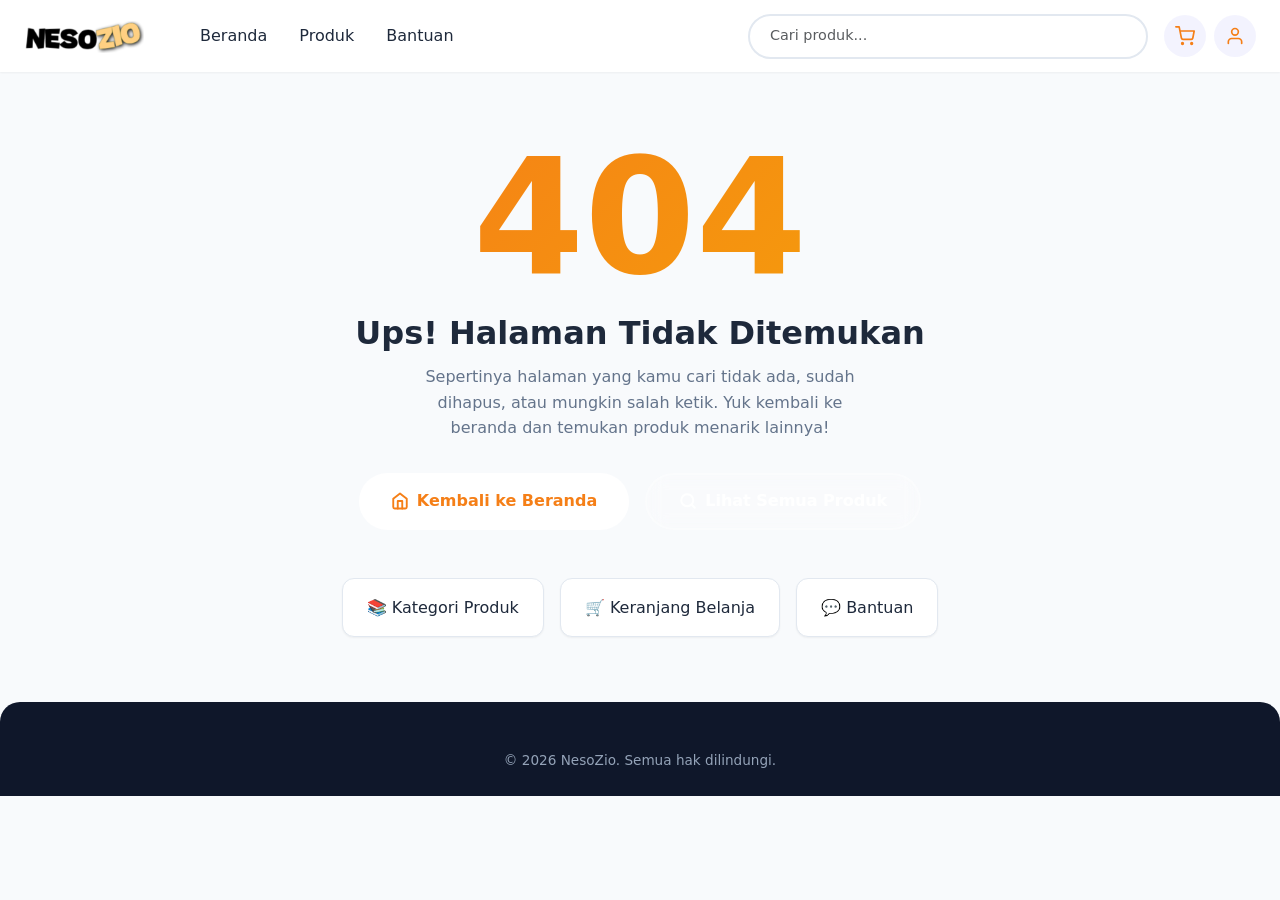
<file: 404/index.html>
<!doctype html>
<html lang="id">

<head>
    <meta charset="utf-8">
    <title>404 - Halaman Tidak Ditemukan | NesoZio</title>
    <meta name="viewport" content="width=device-width, initial-scale=1">
    <link href="https://cdn.jsdelivr.net/npm/bootstrap@5.3.8/dist/css/bootstrap.min.css" rel="stylesheet" integrity="sha384-sRIl4kxILFvY47J16cr9ZwB07vP4J8+LH7qKQnuqkuIAvNWLzeN8tE5YBujZqJLB" crossorigin="anonymous">
    <link rel="stylesheet" href="https://cdnjs.cloudflare.com/ajax/libs/animate.css/4.1.1/animate.min.css"/>
    <link rel="stylesheet" href="../css/style.css">
</head>

<body>
    
    <nav class="navbar navbar-expand-lg sticky-top">
        <div class="container-fluid px-lg-4">
            <a class="navbar-brand animate__animated animate__fadeInLeft" href="../index.html"><img src="../assets/logo.webp" width="120px" /> </a>
            <button class="navbar-toggler" type="button" data-bs-toggle="collapse" data-bs-target="#navbarSupportedContent" aria-controls="navbarSupportedContent" aria-expanded="false" aria-label="Toggle navigation">
                <span class="navbar-toggler-icon"></span>
            </button>
            <div class="collapse navbar-collapse" id="navbarSupportedContent">
                <ul class="navbar-nav me-auto mb-2 mb-lg-0 ms-lg-4">
                    <li class="nav-item"><a class="nav-link" href="../index.html">Beranda</a></li>
                    <li class="nav-item"><a class="nav-link" href="../search/index.html">Produk</a></li>
                    <li class="nav-item"><a class="nav-link" href="../setting/index.html">Bantuan</a></li>
                </ul>
                <div class="search-wrapper me-lg-3 mb-2 mb-lg-0">
                    <input class="form-control search-input" type="search" placeholder="Cari produk..." aria-label="Search"/>
                </div>
                <div class="nav-icons">
                    <button class="nav-icon-btn" onclick="window.location.href='../cart/index.html'" title="Keranjang">
                        <svg width="20" height="20" viewBox="0 0 24 24" fill="none" stroke="currentColor" stroke-width="2" stroke-linecap="round" stroke-linejoin="round">
                            <circle cx="9" cy="21" r="1"></circle>
                            <circle cx="20" cy="21" r="1"></circle>
                            <path d="M1 1h4l2.68 13.39a2 2 0 0 0 2 1.61h9.72a2 2 0 0 0 2-1.61L23 6H6"></path>
                        </svg>
                        <span class="cart-badge" style="display:none;">0</span>
                    </button>
                    <div class="profile-btn-wrapper"></div>
                </div>
            </div>
        </div>
    </nav>

    <div class="not-found-page">
        <div class="animate-fade-in-up">
            <div class="not-found-code">404</div>
            <h2 class="not-found-title">Ups! Halaman Tidak Ditemukan</h2>
            <p class="not-found-desc">
                Sepertinya halaman yang kamu cari tidak ada, sudah dihapus, atau mungkin salah ketik.
                Yuk kembali ke beranda dan temukan produk menarik lainnya!
            </p>
            <div style="display:flex;gap:1rem;justify-content:center;flex-wrap:wrap;">
                <a href="../index.html" class="btn-hero-primary" style="text-decoration:none;display:inline-flex;align-items:center;gap:0.5rem;">
                    <svg width="18" height="18" viewBox="0 0 24 24" fill="none" stroke="currentColor" stroke-width="2.5" stroke-linecap="round" stroke-linejoin="round">
                        <path d="M3 9l9-7 9 7v11a2 2 0 0 1-2 2H5a2 2 0 0 1-2-2z"></path>
                        <polyline points="9 22 9 12 15 12 15 22"></polyline>
                    </svg>
                    Kembali ke Beranda
                </a>
                <a href="../search/index.html" class="btn-hero-secondary" style="text-decoration:none;display:inline-flex;align-items:center;gap:0.5rem;">
                    <svg width="18" height="18" viewBox="0 0 24 24" fill="none" stroke="currentColor" stroke-width="2.5" stroke-linecap="round" stroke-linejoin="round">
                        <circle cx="11" cy="11" r="8"></circle>
                        <line x1="21" y1="21" x2="16.65" y2="16.65"></line>
                    </svg>
                    Lihat Semua Produk
                </a>
            </div>
            <div style="margin-top:3rem;display:flex;gap:1rem;justify-content:center;flex-wrap:wrap;max-width:600px;margin-left:auto;margin-right:auto;">
                <a href="../index.html#kategori" class="text-decoration-none" style="background:var(--white);padding:1rem 1.5rem;border-radius:var(--radius);box-shadow:var(--shadow-sm);border:1px solid #e2e8f0;color:var(--text-dark);font-weight:500;transition:var(--transition);display:inline-flex;align-items:center;gap:0.5rem;" onmouseover="this.style.transform='translateY(-3px)'" onmouseout="this.style.transform='translateY(0)'">
                    📚 Kategori Produk
                </a>
                <a href="../cart/index.html" class="text-decoration-none" style="background:var(--white);padding:1rem 1.5rem;border-radius:var(--radius);box-shadow:var(--shadow-sm);border:1px solid #e2e8f0;color:var(--text-dark);font-weight:500;transition:var(--transition);display:inline-flex;align-items:center;gap:0.5rem;" onmouseover="this.style.transform='translateY(-3px)'" onmouseout="this.style.transform='translateY(0)'">
                    🛒 Keranjang Belanja
                </a>
                <a href="../setting/index.html" class="text-decoration-none" style="background:var(--white);padding:1rem 1.5rem;border-radius:var(--radius);box-shadow:var(--shadow-sm);border:1px solid #e2e8f0;color:var(--text-dark);font-weight:500;transition:var(--transition);display:inline-flex;align-items:center;gap:0.5rem;" onmouseover="this.style.transform='translateY(-3px)'" onmouseout="this.style.transform='translateY(0)'">
                    💬 Bantuan
                </a>
            </div>
        </div>
    </div>

    <footer class="footer" style="margin-top:0;">
        <div class="container px-lg-4">
            <div class="footer-bottom" style="border:none;margin:0;padding:0;text-align:center;">
                © 2026 NesoZio. Semua hak dilindungi.
            </div>
        </div>
    </footer>
    
    <script src="../js/products.js"></script>
    <script src="../js/db-bridge.js"></script>
    <script src="../js/navbar-product.js"></script>
    <script src="https://cdn.jsdelivr.net/npm/bootstrap@5.3.8/dist/js/bootstrap.bundle.min.js" integrity="sha384-FKyoEForCGlyvwx9Hj09JcYn3nv7wiPVlz7YYwJrWVcXK/BmnVDxM+D2scQbITxI" crossorigin="anonymous"></script>
</body>
</html>
</file>
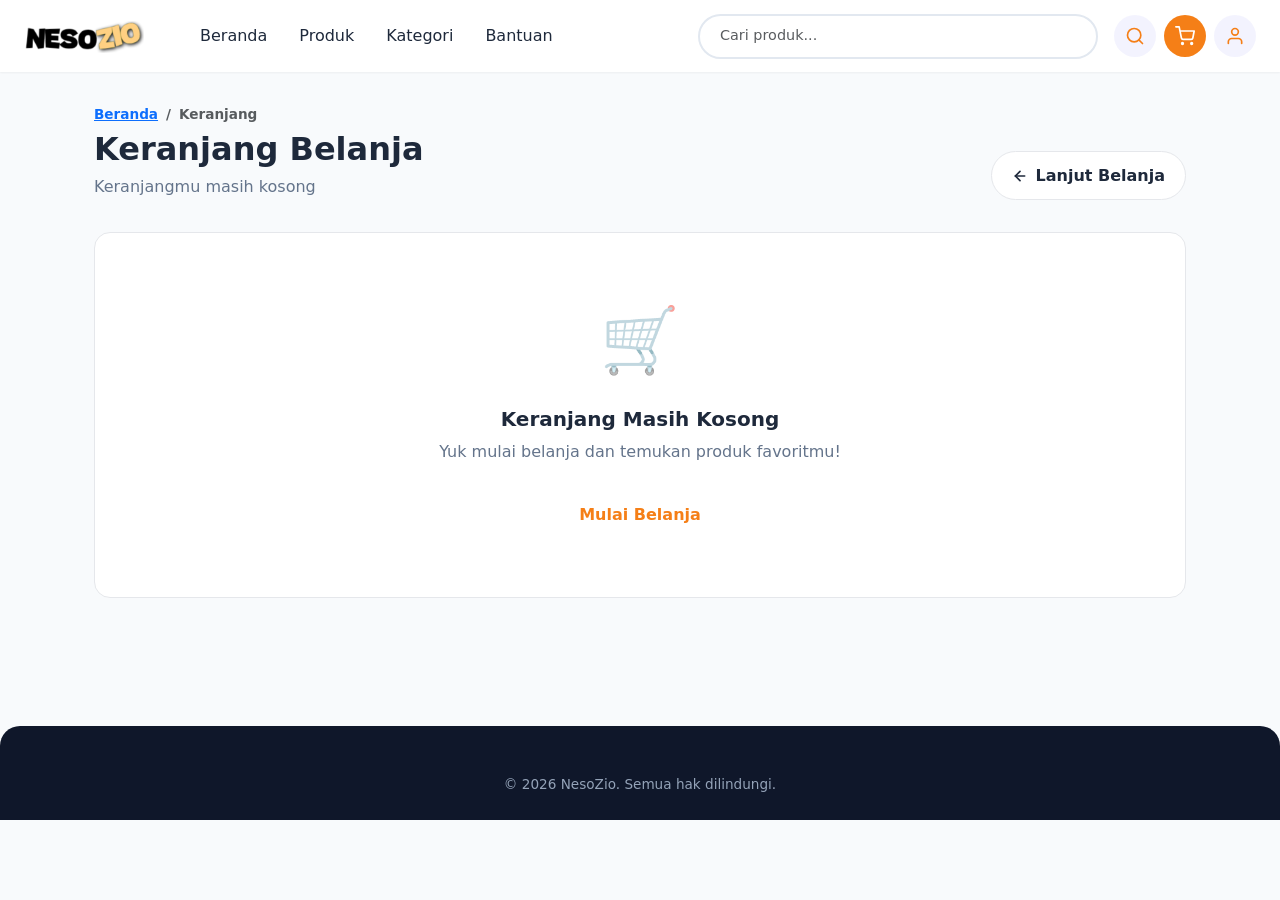
<file: cart/index.html>
<!doctype html>
<html lang="id">

<head>
    <meta charset="utf-8">
    <title>Keranjang Belanja - NesoZio</title>
    <meta name="viewport" content="width=device-width, initial-scale=1">
    <link href="https://cdn.jsdelivr.net/npm/bootstrap@5.3.8/dist/css/bootstrap.min.css" rel="stylesheet" integrity="sha384-sRIl4kxILFvY47J16cr9ZwB07vP4J8+LH7qKQnuqkuIAvNWLzeN8tE5YBujZqJLB" crossorigin="anonymous">
    <link rel="stylesheet" href="https://cdnjs.cloudflare.com/ajax/libs/animate.css/4.1.1/animate.min.css"/>
    <link rel="stylesheet" href="../css/style.css">
</head>

<body>
    
    <nav class="navbar navbar-expand-lg sticky-top">
        <div class="container-fluid px-lg-4">
            <a class="navbar-brand animate__animated animate__fadeInLeft" href="../index.html"><img src="../assets/logo.webp" width="120px" /> </a>
            <button class="navbar-toggler" type="button" data-bs-toggle="collapse" data-bs-target="#navbarSupportedContent" aria-controls="navbarSupportedContent" aria-expanded="false" aria-label="Toggle navigation">
                <span class="navbar-toggler-icon"></span>
            </button>
            <div class="collapse navbar-collapse" id="navbarSupportedContent">
                <ul class="navbar-nav me-auto mb-2 mb-lg-0 ms-lg-4">
                    <li class="nav-item">
                        <a class="nav-link" href="../index.html">Beranda</a>
                    </li>
                    <li class="nav-item">
                        <a class="nav-link" href="../search/index.html">Produk</a>
                    </li>
                    <li class="nav-item">
                        <a class="nav-link" href="../index.html#kategori">Kategori</a>
                    </li>
                    <li class="nav-item">
                        <a class="nav-link" href="../setting/index.html">Bantuan</a>
                    </li>
                </ul>
                <div class="search-wrapper me-lg-3 mb-2 mb-lg-0">
                    <input class="form-control me-2 search-input" type="search" placeholder="Cari produk..." aria-label="Search"/>
                </div>
                <div class="nav-icons">
                    <button class="nav-icon-btn" onclick="window.location.href='../search/index.html'" title="Cari">
                        <svg width="20" height="20" viewBox="0 0 24 24" fill="none" stroke="currentColor" stroke-width="2" stroke-linecap="round" stroke-linejoin="round">
                            <circle cx="11" cy="11" r="8"></circle>
                            <line x1="21" y1="21" x2="16.65" y2="16.65"></line>
                        </svg>
                    </button>
                    <button class="nav-icon-btn" onclick="window.location.href='./index.html'" title="Keranjang" style="background:var(--primary);color:white;">
                        <svg width="20" height="20" viewBox="0 0 24 24" fill="none" stroke="currentColor" stroke-width="2" stroke-linecap="round" stroke-linejoin="round">
                            <circle cx="9" cy="21" r="1"></circle>
                            <circle cx="20" cy="21" r="1"></circle>
                            <path d="M1 1h4l2.68 13.39a2 2 0 0 0 2 1.61h9.72a2 2 0 0 0 2-1.61L23 6H6"></path>
                        </svg>
                        <span class="cart-badge" style="display:none;">0</span>
                    </button>
                    <div class="profile-btn-wrapper"></div>
                </div>
            </div>
        </div>
    </nav>

    <div class="container cart-page px-lg-4">
	    <div class="cart-header">
	        <div>
	            <nav aria-label="breadcrumb" class="cart-breadcrumb">
	                <ol class="breadcrumb mb-1">
	                    <li class="breadcrumb-item"><a href="../index.html">Beranda</a></li>
	                    <li class="breadcrumb-item active" aria-current="page">Keranjang</li>
	                </ol>
	            </nav>
	            <h1>Keranjang Belanja</h1>
	            <p id="cartSubtitle">Produk di keranjangmu</p>
	        </div>
	        <a href="../index.html" class="btn-continue-shopping">
	            <svg width="16" height="16" viewBox="0 0 24 24" fill="none" stroke="currentColor" stroke-width="2.5" stroke-linecap="round" stroke-linejoin="round">
	                <line x1="19" y1="12" x2="5" y2="12"></line>
	                <polyline points="12 19 5 12 12 5"></polyline>
	            </svg>
	            Lanjut Belanja
	        </a>
	    </div>
	
	    <div class="row g-4 align-items-start" id="cartContent"></div>
	</div>

    <footer class="footer">
        <div class="container px-lg-4">
            <div class="footer-bottom" style="border:none;margin:0;padding:0;text-align:center;">
                © 2026 NesoZio. Semua hak dilindungi.
            </div>
        </div>
    </footer>
    
    <script src="../js/products.js"></script>
    <script src="../js/db-bridge.js"></script>
    <script src="../js/navbar-product.js"></script>
    <script src="../js/cart-page.js"></script>
    <script src="https://cdn.jsdelivr.net/npm/bootstrap@5.3.8/dist/js/bootstrap.bundle.min.js" integrity="sha384-FKyoEForCGlyvwx9Hj09JcYn3nv7wiPVlz7YYwJrWVcXK/BmnVDxM+D2scQbITxI" crossorigin="anonymous"></script>
</body>
</html>
</file>
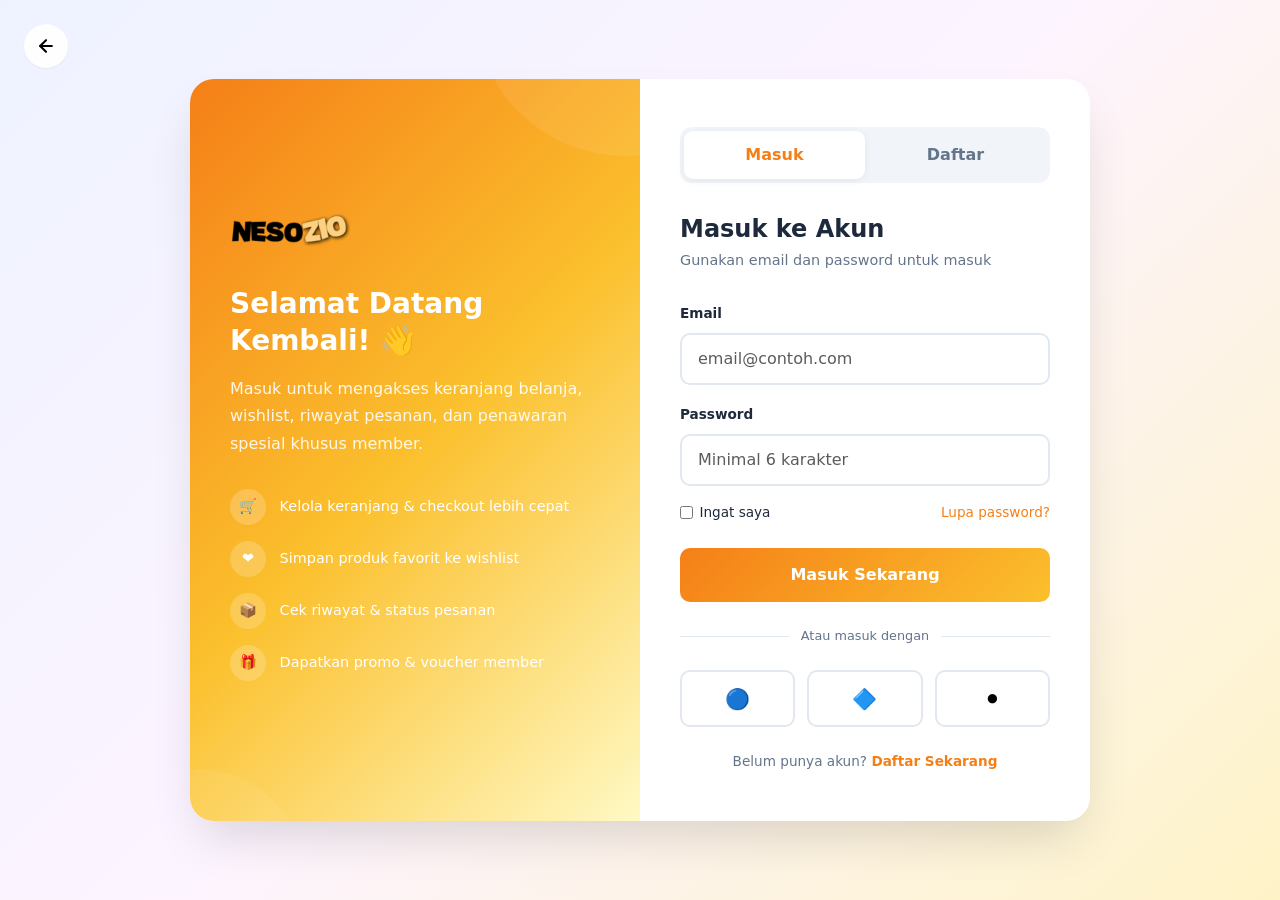
<file: login/index.html>
<!doctype html>
<html lang="id">

<head>
    <meta charset="utf-8">
    <title>Masuk / Daftar - NesoZio</title>
    <meta name="viewport" content="width=device-width, initial-scale=1">
    <link href="https://cdn.jsdelivr.net/npm/bootstrap@5.3.8/dist/css/bootstrap.min.css" rel="stylesheet" integrity="sha384-sRIl4kxILFvY47J16cr9ZwB07vP4J8+LH7qKQnuqkuIAvNWLzeN8tE5YBujZqJLB" crossorigin="anonymous">
    <link rel="stylesheet" href="https://cdnjs.cloudflare.com/ajax/libs/animate.css/4.1.1/animate.min.css"/>
    <link rel="stylesheet" href="../css/style.css">
    <style>
        body {
            min-height: 100vh;
            background: linear-gradient(135deg, #eef2ff 0%, #fdf4ff 50%, #fef3c7 100%);
        }
        .auth-container {
            min-height: 100vh;
            display: flex;
            align-items: center;
            justify-content: center;
            padding: 2rem 1rem;
        }
        .auth-card {
            background: var(--white);
            border-radius: 24px;
            box-shadow: 0 25px 50px -12px rgba(0,0,0,0.15);
            overflow: hidden;
            width: 100%;
            max-width: 900px;
            display: grid;
            grid-template-columns: 1fr 1fr;
        }
        .auth-sidebar {
            background: linear-gradient(135deg, var(--primary) 0%, var(--primary-dark) 50%, #fff9c4 100%);
            color: var(--white);
            padding: 3rem 2.5rem;
            display: flex;
            flex-direction: column;
            justify-content: center;
            position: relative;
            overflow: hidden;
        }
        .auth-sidebar::before {
            content:'';
            position:absolute;
            top:-30%;right:-30%;
            width:300px;height:300px;
            background:rgba(255,255,255,0.08);
            border-radius:50%;
        }
        .auth-sidebar::after {
            content:'';
            position:absolute;
            bottom:-20%;left:-20%;
            width:200px;height:200px;
            background:rgba(255,255,255,0.06);
            border-radius:50%;
        }
        .auth-sidebar > * { position:relative; z-index:1; }
        .auth-sidebar-brand {
            font-size: 2rem;
            font-weight: 800;
            margin-bottom: 2rem;
        }
        .auth-sidebar-brand span { color: var(--secondary); }
        .auth-sidebar h2 {
            font-size: 1.75rem;
            font-weight: 700;
            margin-bottom: 1rem;
            line-height: 1.3;
        }
        .auth-sidebar p {
            opacity: 0.9;
            line-height: 1.7;
            margin-bottom: 2rem;
        }
        .auth-feature {
            display: flex;
            align-items: center;
            gap: 0.85rem;
            margin-bottom: 1rem;
            font-size: 0.9rem;
        }
        .auth-feature-icon {
            width: 36px;
            height: 36px;
            background: rgba(255,255,255,0.2);
            border-radius: 50%;
            display: flex;
            align-items: center;
            justify-content: center;
            flex-shrink: 0;
            backdrop-filter: blur(10px);
        }
        .auth-form-side {
            padding: 3rem 2.5rem;
        }
        .tab-switcher {
            display: grid;
            grid-template-columns: 1fr 1fr;
            background: #f1f5f9;
            border-radius: 12px;
            padding: 4px;
            margin-bottom: 2rem;
        }
        .tab-btn {
            padding: 0.7rem 1rem;
            border: none;
            background: transparent;
            border-radius: 9px;
            font-weight: 600;
            cursor: pointer;
            transition: var(--transition);
            color: var(--text-muted);
        }
        .tab-btn.active {
            background: var(--white);
            color: var(--primary);
            box-shadow: 0 2px 8px rgba(0,0,0,0.06);
        }
        .auth-title {
            font-size: 1.5rem;
            font-weight: 700;
            margin-bottom: 0.35rem;
        }
        .auth-subtitle {
            color: var(--text-muted);
            margin-bottom: 1.75rem;
            font-size: 0.9rem;
        }
        .auth-form .form-label {
            font-weight: 600;
            font-size: 0.85rem;
            color: var(--text-dark);
        }
        .auth-form .form-control {
            padding: 0.75rem 1rem;
            border: 2px solid #e2e8f0;
            border-radius: 10px;
            transition: var(--transition);
        }
        .auth-form .form-control:focus {
            border-color: var(--primary);
            box-shadow: 0 0 0 3px rgba(99,102,241,0.15);
        }
        .auth-submit {
            width: 100%;
            padding: 0.9rem 1.25rem;
            background: linear-gradient(135deg, var(--primary), var(--primary-dark));
            color: var(--white);
            border: none;
            border-radius: 10px;
            font-weight: 700;
            cursor: pointer;
            transition: var(--transition);
            font-size: 1rem;
            margin-top: 0.5rem;
        }
        .auth-submit:hover {
            transform: translateY(-2px);
            box-shadow: 0 8px 20px rgba(99,102,241,0.3);
        }
        .auth-divider {
            display: flex;
            align-items: center;
            gap: 0.75rem;
            margin: 1.5rem 0;
            color: var(--text-muted);
            font-size: 0.8rem;
        }
        .auth-divider::before, .auth-divider::after {
            content: '';
            flex: 1;
            height: 1px;
            background: #e2e8f0;
        }
        .social-auth {
            display: grid;
            grid-template-columns: repeat(3, 1fr);
            gap: 0.75rem;
            margin-bottom: 1.5rem;
        }
        .social-btn {
            padding: 0.65rem;
            border: 2px solid #e2e8f0;
            background: var(--white);
            border-radius: 10px;
            cursor: pointer;
            transition: var(--transition);
            font-size: 1.25rem;
        }
        .social-btn:hover {
            border-color: var(--primary-light);
            transform: translateY(-2px);
        }
        .auth-footer {
            text-align: center;
            font-size: 0.85rem;
            color: var(--text-muted);
        }
        .auth-footer a {
            color: var(--primary);
            font-weight: 600;
            text-decoration: none;
        }
        .back-btn {
            position: absolute;
            top: 1.5rem;
            left: 1.5rem;
            background: rgba(255,255,255,0.9);
            backdrop-filter: blur(10px);
            border: none;
            width: 44px;
            height: 44px;
            border-radius: 50%;
            display: flex;
            align-items: center;
            justify-content: center;
            cursor: pointer;
            transition: var(--transition);
            z-index: 10;
            box-shadow: var(--shadow-sm);
        }
        .back-btn:hover {
            background: var(--white);
            transform: scale(1.08);
        }
        .form-side-scroll {
            max-height: calc(100vh - 4rem);
            overflow-y: auto;
        }
        @media (max-width: 768px) {
            .auth-card { grid-template-columns: 1fr; }
            .auth-sidebar { display: none; }
            .auth-form-side { padding: 2.5rem 1.5rem; }
        }
    </style>
</head>

<body>

    <button class="back-btn animate__animated animate__fadeInLeft" onclick="window.location.href='../index.html'" title="Kembali">
        <svg width="20" height="20" viewBox="0 0 24 24" fill="none" stroke="currentColor" stroke-width="2.5" stroke-linecap="round" stroke-linejoin="round">
            <line x1="19" y1="12" x2="5" y2="12"></line>
            <polyline points="12 19 5 12 12 5"></polyline>
        </svg>
    </button>

    <div class="auth-container">
        <div class="auth-card animate__animated animate__fadeInUp">
            <div class="auth-sidebar">
                <div class="auth-sidebar-brand"><img src="../assets/logo.webp" width="120px" /> </div>
                <h2>Selamat Datang Kembali! 👋</h2>
                <p>Masuk untuk mengakses keranjang belanja, wishlist, riwayat pesanan, dan penawaran spesial khusus member.</p>

                <div class="auth-feature">
                    <div class="auth-feature-icon">🛒</div>
                    <div>Kelola keranjang & checkout lebih cepat</div>
                </div>
                <div class="auth-feature">
                    <div class="auth-feature-icon">❤️</div>
                    <div>Simpan produk favorit ke wishlist</div>
                </div>
                <div class="auth-feature">
                    <div class="auth-feature-icon">📦</div>
                    <div>Cek riwayat & status pesanan</div>
                </div>
                <div class="auth-feature">
                    <div class="auth-feature-icon">🎁</div>
                    <div>Dapatkan promo & voucher member</div>
                </div>
            </div>

            <div class="auth-form-side form-side-scroll">
                <div class="tab-switcher">
                    <button class="tab-btn active" onclick="AuthPage.switchTab('login', this)">Masuk</button>
                    <button class="tab-btn" onclick="AuthPage.switchTab('register', this)">Daftar</button>
                </div>

                <div id="loginForm">
                    <h3 class="auth-title">Masuk ke Akun</h3>
                    <p class="auth-subtitle">Gunakan email dan password untuk masuk</p>
                    <form class="auth-form" onsubmit="return AuthPage.handleLogin(event)">
                        <div class="mb-3">
                            <label class="form-label">Email</label>
                            <input type="email" class="form-control" id="loginEmail" placeholder="email@contoh.com" required>
                        </div>
                        <div class="mb-3">
                            <label class="form-label">Password</label>
                            <input type="password" class="form-control" id="loginPassword" placeholder="Minimal 6 karakter" required minlength="6">
                        </div>
                        <div class="d-flex justify-content-between align-items-center mb-3" style="font-size:0.85rem;">
                            <label style="display:flex;align-items:center;gap:0.4rem;cursor:pointer;margin:0;">
                                <input type="checkbox" style="accent-color:var(--primary);">
                                Ingat saya
                            </label>
                            <a href="#" style="color:var(--primary);text-decoration:none;font-weight:500;">Lupa password?</a>
                        </div>
                        <button type="submit" class="auth-submit">Masuk Sekarang</button>
                    </form>

                    <div class="auth-divider">Atau masuk dengan</div>
                    <div class="social-auth">
                        <button type="button" class="social-btn" onclick="AuthPage.socialLogin('Google')" title="Google">🔵</button>
                        <button type="button" class="social-btn" onclick="AuthPage.socialLogin('Facebook')" title="Facebook">🔷</button>
                        <button type="button" class="social-btn" onclick="AuthPage.socialLogin('Apple')" title="Apple">⚫</button>
                    </div>

                    <div class="auth-footer">
                        Belum punya akun? <a href="#" onclick="AuthPage.switchTab('register', document.querySelectorAll('.tab-btn')[1]);return false;">Daftar Sekarang</a>
                    </div>
                </div>

                <div id="registerForm" style="display:none;">
                    <h3 class="auth-title">Buat Akun Baru</h3>
                    <p class="auth-subtitle">Daftarkan dirimu untuk menikmati semua fitur</p>
                    <form class="auth-form" onsubmit="return AuthPage.handleRegister(event)">
                        <div class="mb-3">
                            <label class="form-label">Nama Lengkap <span style="color:var(--danger);">*</span></label>
                            <input type="text" class="form-control" id="regName" placeholder="Contoh: Budi Santoso" required minlength="3">
                        </div>
                        <div class="mb-3">
                            <label class="form-label">Email <span style="color:var(--danger);">*</span></label>
                            <input type="email" class="form-control" id="regEmail" placeholder="email@contoh.com" required>
                        </div>
                        <div class="mb-3">
                            <label class="form-label">Nomor WhatsApp</label>
                            <input type="tel" class="form-control" id="regPhone" placeholder="08xx-xxxx-xxxx">
                        </div>
                        <div class="mb-3">
                            <label class="form-label">Password <span style="color:var(--danger);">*</span></label>
                            <input type="password" class="form-control" id="regPassword" placeholder="Minimal 6 karakter" required minlength="6">
                        </div>
                        <div class="mb-3">
                            <label class="form-label">Konfirmasi Password <span style="color:var(--danger);">*</span></label>
                            <input type="password" class="form-control" id="regConfirm" placeholder="Ulangi password" required minlength="6">
                        </div>
                        <div class="mb-3" style="font-size:0.85rem;">
                            <label style="display:flex;align-items:flex-start;gap:0.4rem;cursor:pointer;margin:0;">
                                <input type="checkbox" required style="accent-color:var(--primary);margin-top:3px;">
                                <span style="color:var(--text-muted);">Saya setuju dengan <a href="#" style="color:var(--primary);font-weight:500;">Syarat & Ketentuan</a> serta <a href="#" style="color:var(--primary);font-weight:500;">Kebijakan Privasi</a> NesoZio</span>
                            </label>
                        </div>
                        <button type="submit" class="auth-submit">Buat Akun</button>
                    </form>

                    <div class="auth-divider">Atau daftar dengan</div>
                    <div class="social-auth">
                        <button type="button" class="social-btn" onclick="AuthPage.socialLogin('Google')" title="Google">🔵</button>
                        <button type="button" class="social-btn" onclick="AuthPage.socialLogin('Facebook')" title="Facebook">🔷</button>
                        <button type="button" class="social-btn" onclick="AuthPage.socialLogin('Apple')" title="Apple">⚫</button>
                    </div>

                    <div class="auth-footer">
                        Sudah punya akun? <a href="#" onclick="AuthPage.switchTab('login', document.querySelectorAll('.tab-btn')[0]);return false;">Masuk Sekarang</a>
                    </div>
                </div>
            </div>
        </div>
    </div>

    <script src="../js/products.js"></script>
    <script src="../js/db-bridge.js"></script>
    <script src="../js/auth-page.js"></script>
    <script src="https://cdn.jsdelivr.net/npm/bootstrap@5.3.8/dist/js/bootstrap.bundle.min.js" integrity="sha384-FKyoEForCGlyvwx9Hj09JcYn3nv7wiPVlz7YYwJrWVcXK/BmnVDxM+D2scQbITxI" crossorigin="anonymous"></script>
</body>
</html>
</file>
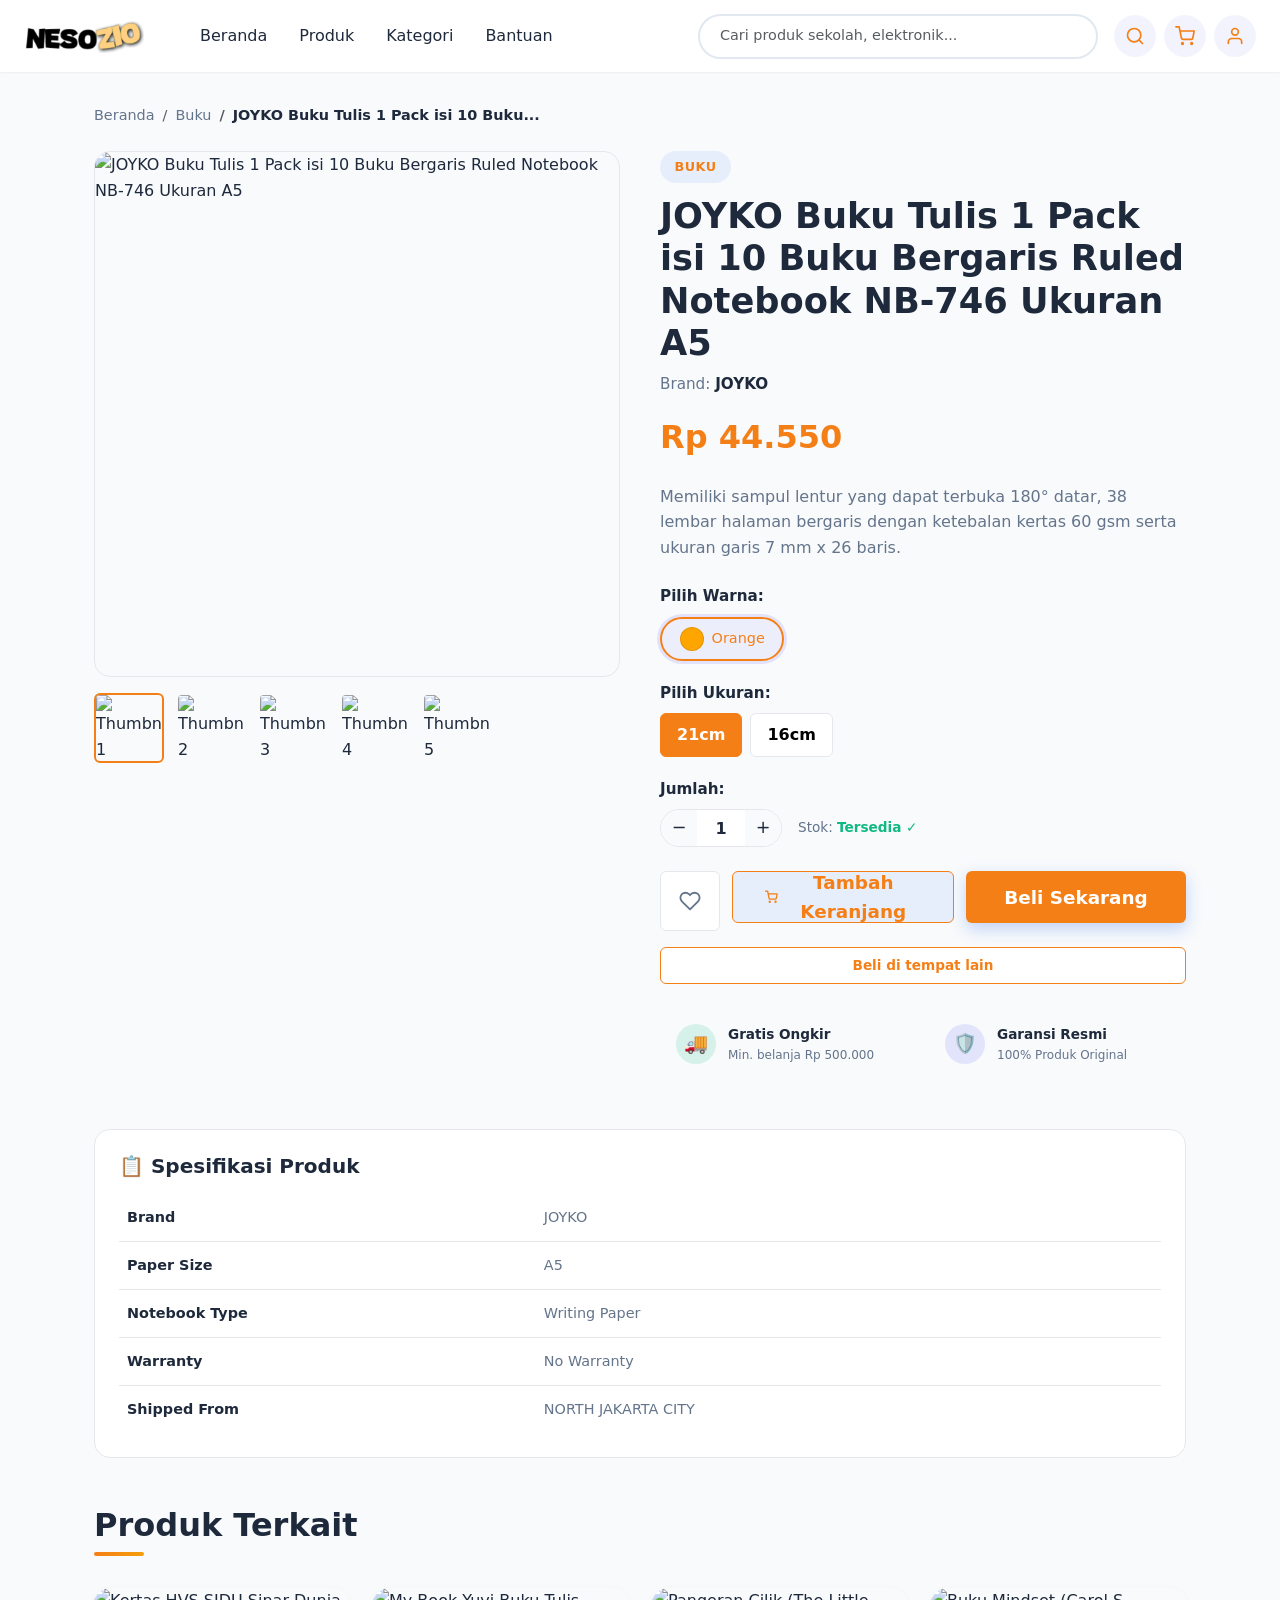
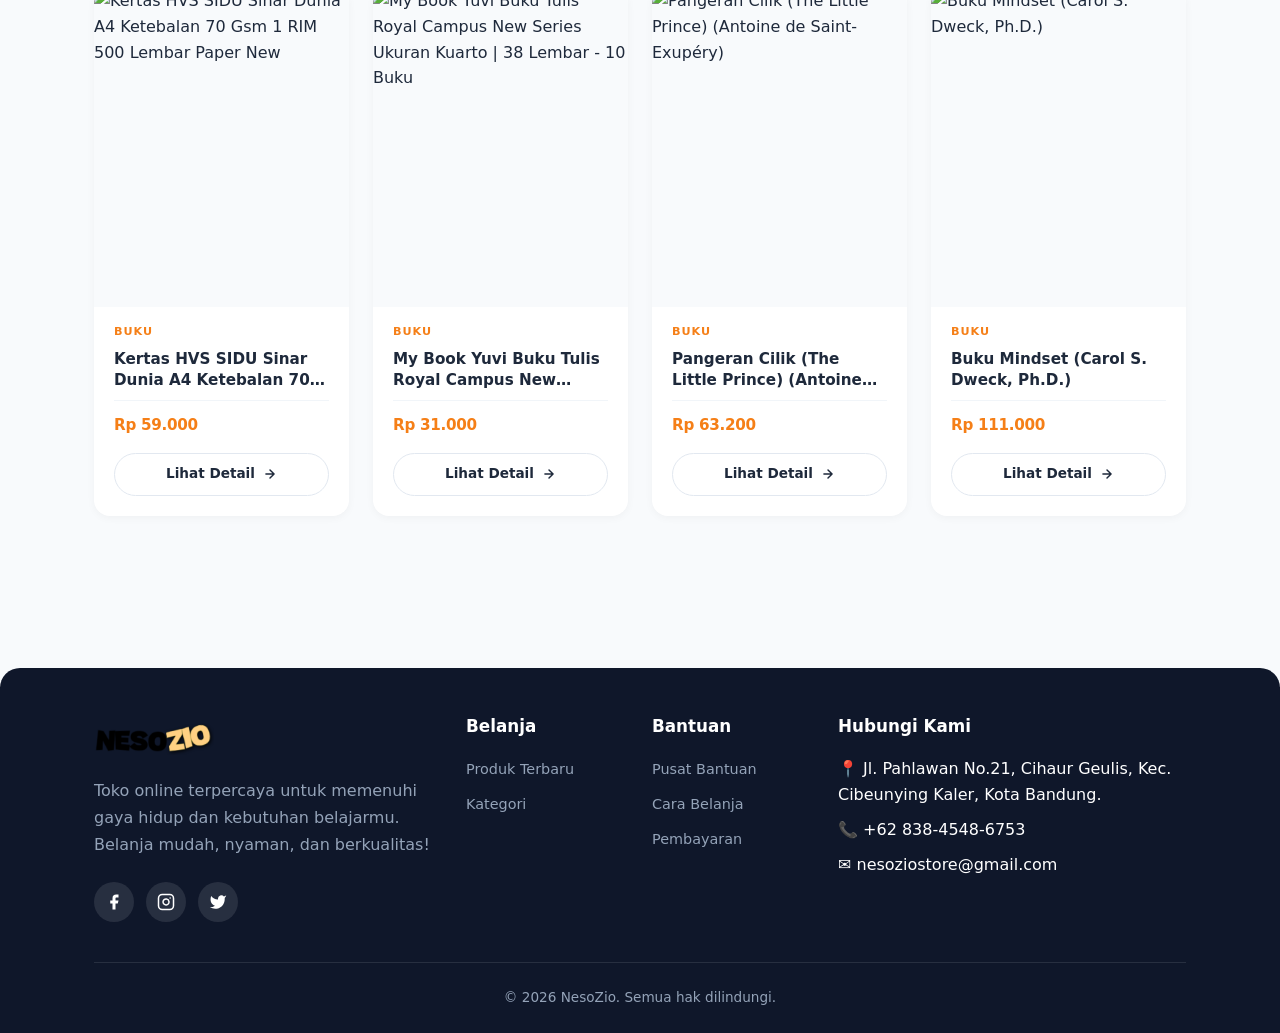
<file: product/index.html>
<!doctype html>
<html lang="id">

<head>
    <meta charset="utf-8">
    <title>Detail Produk - NesoZio</title>
    <meta name="viewport" content="width=device-width, initial-scale=1">
    <link href="https://cdn.jsdelivr.net/npm/bootstrap@5.3.8/dist/css/bootstrap.min.css" rel="stylesheet" integrity="sha384-sRIl4kxILFvY47J16cr9ZwB07vP4J8+LH7qKQnuqkuIAvNWLzeN8tE5YBujZqJLB" crossorigin="anonymous">
    <link rel="stylesheet" href="https://cdnjs.cloudflare.com/ajax/libs/animate.css/4.1.1/animate.min.css"/>
    <link rel="stylesheet" href="../css/style.css">
</head>

<body>
    
    <nav class="navbar navbar-expand-lg sticky-top">
        <div class="container-fluid px-lg-4">
            <a class="navbar-brand animate__animated animate__fadeInLeft" href="/"><img src="../assets/logo.webp" width="120px" /> </a>
            <button class="navbar-toggler" type="button" data-bs-toggle="collapse" data-bs-target="#navbarSupportedContent" aria-controls="navbarSupportedContent" aria-expanded="false" aria-label="Toggle navigation">
                <span class="navbar-toggler-icon"></span>
            </button>
            <div class="collapse navbar-collapse" id="navbarSupportedContent">
                <ul class="navbar-nav me-auto mb-2 mb-lg-0 ms-lg-4">
                    <li class="nav-item">
                        <a class="nav-link" aria-current="page" href="../index.html">Beranda</a>
                    </li>
                    <li class="nav-item">
                        <a class="nav-link" href="../search/index.html">Produk</a>
                    </li>
                    <li class="nav-item">
                        <a class="nav-link" href="../index.html#kategori">Kategori</a>
                    </li>
                    <li class="nav-item">
                        <a class="nav-link" href="../setting/index.html">Bantuan</a>
                    </li>
                </ul>
                <div class="search-wrapper me-lg-3 mb-2 mb-lg-0">
                    <input class="form-control me-2 search-input" type="search" placeholder="Cari produk sekolah, elektronik..." aria-label="Search"/>
                </div>
                <div class="nav-icons">
                    <button class="nav-icon-btn" onclick="window.location.href='../search/index.html'" title="Cari">
                        <svg width="20" height="20" viewBox="0 0 24 24" fill="none" stroke="currentColor" stroke-width="2" stroke-linecap="round" stroke-linejoin="round">
                            <circle cx="11" cy="11" r="8"></circle>
                            <line x1="21" y1="21" x2="16.65" y2="16.65"></line>
                        </svg>
                    </button>
                    <button class="nav-icon-btn" onclick="window.location.href='../cart/index.html'" title="Keranjang">
                        <svg width="20" height="20" viewBox="0 0 24 24" fill="none" stroke="currentColor" stroke-width="2" stroke-linecap="round" stroke-linejoin="round">
                            <circle cx="9" cy="21" r="1"></circle>
                            <circle cx="20" cy="21" r="1"></circle>
                            <path d="M1 1h4l2.68 13.39a2 2 0 0 0 2 1.61h9.72a2 2 0 0 0 2-1.61L23 6H6"></path>
                        </svg>
                        <span class="cart-badge" style="display:none;">0</span>
                    </button>
                    <div class="profile-btn-wrapper"></div>
                </div>
            </div>
        </div>
    </nav>

    <div id="detailProduct" class="detail-page"></div>

    <footer class="footer">
        <div class="container px-lg-4">
            <div class="row">
                <div class="col-lg-4 col-md-6 mb-4 mb-lg-0">
                    <div class="footer-brand"><img src="../assets/logo.webp" width="120px" /> </div>
                    <p class="footer-desc">Toko online terpercaya untuk memenuhi gaya hidup dan kebutuhan belajarmu. Belanja mudah, nyaman, dan berkualitas!</p>
                    <div class="social-links">
                        <a href="https://www.facebook.com/profile.php?id=61593231217855&mibextid=ZbWKwL" class="social-link"><svg width="18" height="18" viewBox="0 0 24 24" fill="currentColor"><path d="M18 2h-3a5 5 0 0 0-5 5v3H7v4h3v8h4v-8h3l1-4h-4V7a1 1 0 0 1 1-1h3z"/></svg></a>
                        <a href="#" class="social-link"><svg width="18" height="18" viewBox="0 0 24 24" fill="none" stroke="currentColor" stroke-width="2" stroke-linecap="round" stroke-linejoin="round"><rect x="2" y="2" width="20" height="20" rx="5" ry="5"></rect><path d="M16 11.37A4 4 0 1 1 12.63 8 4 4 0 0 1 16 11.37z"></path><line x1="17.5" y1="6.5" x2="17.51" y2="6.5"></line></svg></a>
                        <a href="#" class="social-link"><svg width="18" height="18" viewBox="0 0 24 24" fill="currentColor"><path d="M23 3a10.9 10.9 0 0 1-3.14 1.53 4.48 4.48 0 0 0-7.86 3v1A10.66 10.66 0 0 1 3 4s-4 9 5 13a11.64 11.64 0 0 1-7 2c9 5 20 0 20-11.5a4.5 4.5 0 0 0-.08-.83A7.72 7.72 0 0 0 23 3z"/></svg></a>
                    </div>
                </div>
                <div class="col-lg-2 col-md-6 mb-4 mb-md-0">
                    <h5 class="footer-title">Belanja</h5>
                    <ul class="footer-links">
                        <li><a href="../index.html#produk">Produk Terbaru</a></li>
                        <li><a href="../index.html#kategori">Kategori</a></li>
                    </ul>
                </div>
                <div class="col-lg-2 col-md-6 mb-4 mb-md-0">
                    <h5 class="footer-title">Bantuan</h5>
                    <ul class="footer-links">
                        <li><a href="../setting/index.html">Pusat Bantuan</a></li>
                        <li><a href="../setting/index.html">Cara Belanja</a></li>
                        <li><a href="../setting/index.html">Pembayaran</a></li>
                    </ul>
                </div>
                <div class="col-lg-4 col-md-6">
                    <h5 class="footer-title">Hubungi Kami</h5>
                    <ul class="footer-links">
                        <li>📍 Jl. Pahlawan No.21, Cihaur Geulis, Kec. Cibeunying Kaler, Kota Bandung.</li>
                        <li>📞 +62 838-4548-6753</li>
                        <li>✉️ nesoziostore@gmail.com</li>
                    </ul>
                </div>
            </div>
            <div class="footer-bottom">
                © 2026 NesoZio. Semua hak dilindungi.
            </div>
        </div>
    </footer>
    
    <script src="../js/products.js"></script>
    <script src="../js/db-bridge.js"></script>
    <script src="../js/navbar-product.js"></script>
    <script src="../js/product-detail.js"></script>
    <script src="https://cdn.jsdelivr.net/npm/bootstrap@5.3.8/dist/js/bootstrap.bundle.min.js" integrity="sha384-FKyoEForCGlyvwx9Hj09JcYn3nv7wiPVlz7YYwJrWVcXK/BmnVDxM+D2scQbITxI" crossorigin="anonymous"></script>
  
</body>
</html>
</file>
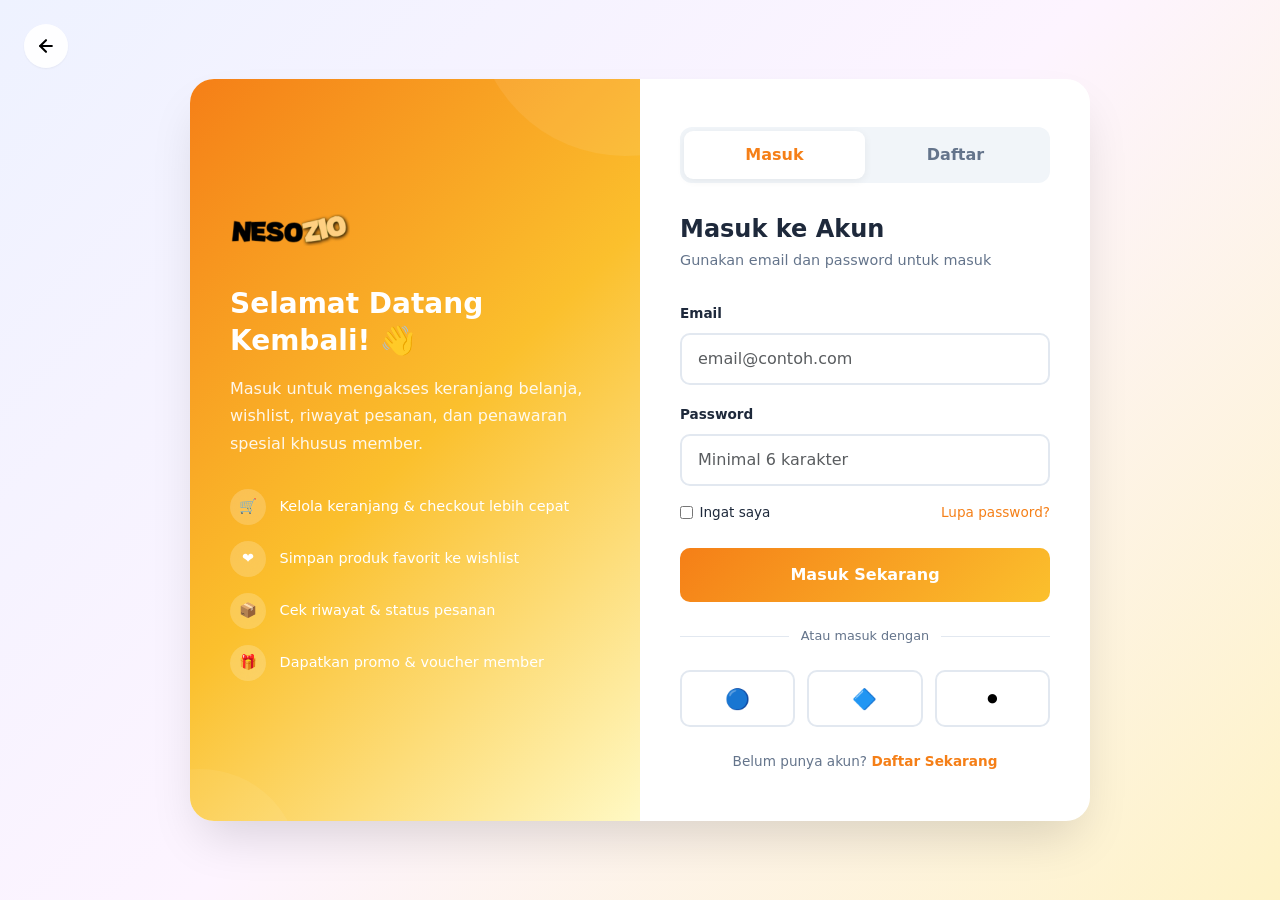
<file: profile/index.html>
<!doctype html>
<html lang="id">

<head>
    <meta charset="utf-8">
    <title>Profil Saya - NesoZio</title>
    <meta name="viewport" content="width=device-width, initial-scale=1">
    <link href="https://cdn.jsdelivr.net/npm/bootstrap@5.3.8/dist/css/bootstrap.min.css" rel="stylesheet" integrity="sha384-sRIl4kxILFvY47J16cr9ZwB07vP4J8+LH7qKQnuqkuIAvNWLzeN8tE5YBujZqJLB" crossorigin="anonymous">
    <link rel="stylesheet" href="https://cdnjs.cloudflare.com/ajax/libs/animate.css/4.1.1/animate.min.css"/>
    <link rel="stylesheet" href="../css/style.css">
</head>

<body>
    
    <nav class="navbar navbar-expand-lg sticky-top">
        <div class="container-fluid px-lg-4">
            <a class="navbar-brand animate__animated animate__fadeInLeft" href="../index.html"><img src="../assets/logo.webp" width="120px" /> </a>
            <button class="navbar-toggler" type="button" data-bs-toggle="collapse" data-bs-target="#navbarSupportedContent" aria-controls="navbarSupportedContent" aria-expanded="false" aria-label="Toggle navigation">
                <span class="navbar-toggler-icon"></span>
            </button>
            <div class="collapse navbar-collapse" id="navbarSupportedContent">
                <ul class="navbar-nav me-auto mb-2 mb-lg-0 ms-lg-4">
                    <li class="nav-item"><a class="nav-link" href="../index.html">Beranda</a></li>
                    <li class="nav-item"><a class="nav-link" href="../search/index.html">Produk</a></li>
                    <li class="nav-item"><a class="nav-link" href="../index.html#kategori">Kategori</a></li>
                    <li class="nav-item"><a class="nav-link" href="../setting/index.html">Bantuan</a></li>
                </ul>
                <div class="search-wrapper me-lg-3 mb-2 mb-lg-0">
                    <input class="form-control search-input" type="search" placeholder="Cari produk..." aria-label="Search"/>
                </div>
                <div class="nav-icons">
                    <button class="nav-icon-btn" onclick="window.location.href='../search/index.html'" title="Cari">
                        <svg width="20" height="20" viewBox="0 0 24 24" fill="none" stroke="currentColor" stroke-width="2" stroke-linecap="round" stroke-linejoin="round">
                            <circle cx="11" cy="11" r="8"></circle>
                            <line x1="21" y1="21" x2="16.65" y2="16.65"></line>
                        </svg>
                    </button>
                    <button class="nav-icon-btn" onclick="window.location.href='../cart/index.html'" title="Keranjang">
                        <svg width="20" height="20" viewBox="0 0 24 24" fill="none" stroke="currentColor" stroke-width="2" stroke-linecap="round" stroke-linejoin="round">
                            <circle cx="9" cy="21" r="1"></circle>
                            <circle cx="20" cy="21" r="1"></circle>
                            <path d="M1 1h4l2.68 13.39a2 2 0 0 0 2 1.61h9.72a2 2 0 0 0 2-1.61L23 6H6"></path>
                        </svg>
                        <span class="cart-badge" style="display:none;">0</span>
                    </button>
                    <div class="profile-btn-wrapper"></div>
                </div>
            </div>
        </div>
    </nav>

    <div class="container px-lg-4 py-4" id="profileContent"></div>

    <footer class="footer">
        <div class="container px-lg-4">
            <div class="footer-bottom" style="border:none;margin:0;padding:0;text-align:center;">
                © 2026 NesoZio. Semua hak dilindungi.
            </div>
        </div>
    </footer>
    
    <script src="../js/products.js"></script>
    <script src="../js/db-bridge.js"></script>
    <script src="../js/navbar-product.js"></script>
    <script src="../js/profile-page.js"></script>
    <script src="https://cdn.jsdelivr.net/npm/bootstrap@5.3.8/dist/js/bootstrap.bundle.min.js" integrity="sha384-FKyoEForCGlyvwx9Hj09JcYn3nv7wiPVlz7YYwJrWVcXK/BmnVDxM+D2scQbITxI" crossorigin="anonymous"></script>
</body>
</html>
</file>
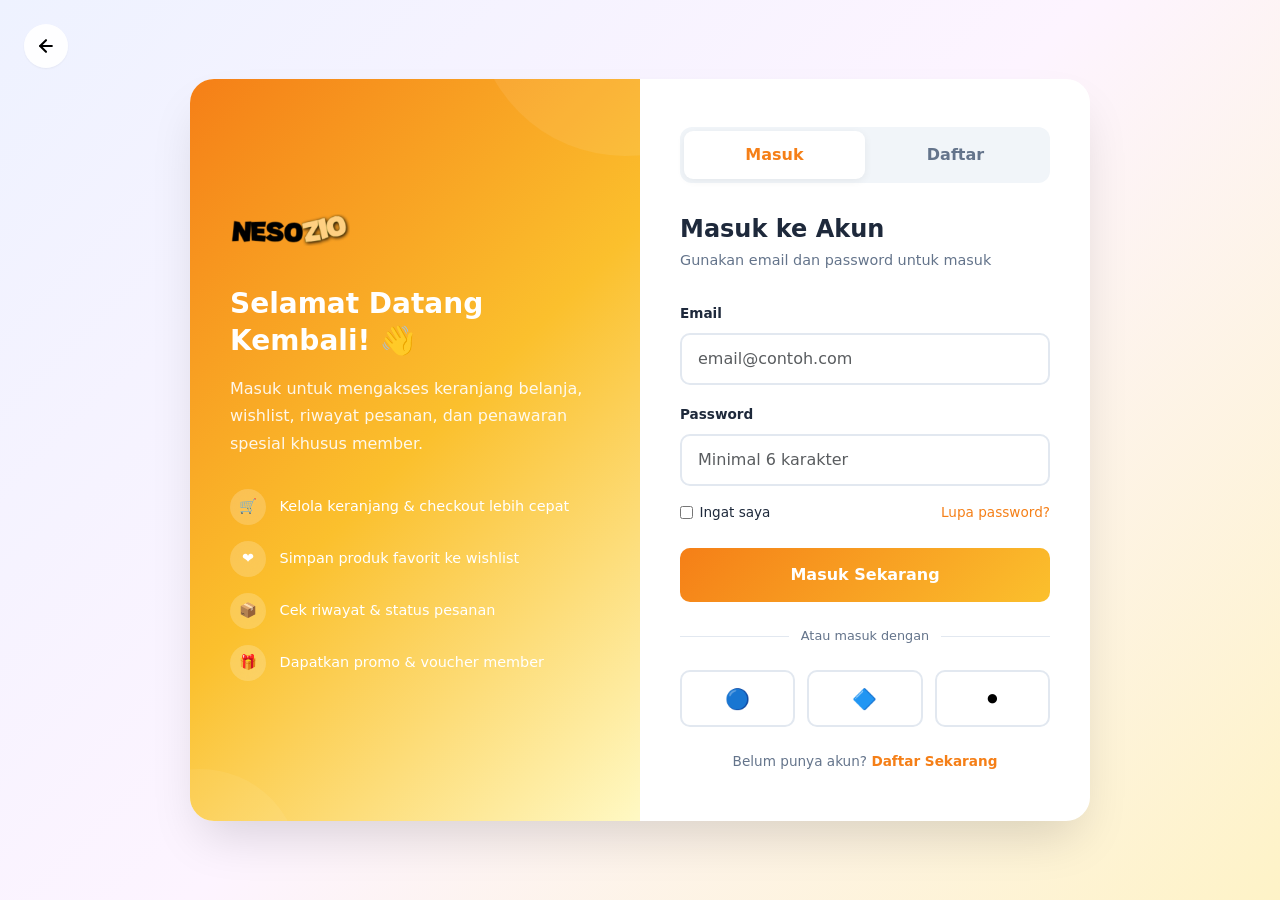
<file: purchase/index.html>
<!doctype html>
<html lang="id">

<head>
    <meta charset="utf-8">
    <title>Checkout - NesoZio</title>
    <meta name="viewport" content="width=device-width, initial-scale=1">
    <link href="https://cdn.jsdelivr.net/npm/bootstrap@5.3.8/dist/css/bootstrap.min.css" rel="stylesheet" integrity="sha384-sRIl4kxILFvY47J16cr9ZwB07vP4J8+LH7qKQnuqkuIAvNWLzeN8tE5YBujZqJLB" crossorigin="anonymous">
    <link rel="stylesheet" href="https://cdnjs.cloudflare.com/ajax/libs/animate.css/4.1.1/animate.min.css"/>
    <link rel="stylesheet" href="../css/style.css">
</head>

<body>
    
    <nav class="navbar navbar-expand-lg sticky-top">
        <div class="container-fluid px-lg-4">
            <a class="navbar-brand animate__animated animate__fadeInLeft" href="../index.html"><img src="../assets/logo.webp" width="120px" /> </a>
            <button class="navbar-toggler" type="button" data-bs-toggle="collapse" data-bs-target="#navbarSupportedContent" aria-controls="navbarSupportedContent" aria-expanded="false" aria-label="Toggle navigation">
                <span class="navbar-toggler-icon"></span>
            </button>
            <div class="collapse navbar-collapse" id="navbarSupportedContent">
                <ul class="navbar-nav me-auto mb-2 mb-lg-0 ms-lg-4">
                    <li class="nav-item"><a class="nav-link" href="../index.html">Beranda</a></li>
                    <li class="nav-item"><a class="nav-link" href="../search/index.html">Produk</a></li>
                    <li class="nav-item"><a class="nav-link" href="../index.html#kategori">Kategori</a></li>
                    <li class="nav-item"><a class="nav-link" href="../setting/index.html">Bantuan</a></li>
                </ul>
                <div class="search-wrapper me-lg-3 mb-2 mb-lg-0">
                    <input class="form-control search-input" type="search" placeholder="Cari produk..." aria-label="Search"/>
                </div>
                <div class="nav-icons">
                    <button class="nav-icon-btn" onclick="window.location.href='../cart/index.html'" title="Keranjang" style="background:var(--primary);color:white;">
                        <svg width="20" height="20" viewBox="0 0 24 24" fill="none" stroke="currentColor" stroke-width="2" stroke-linecap="round" stroke-linejoin="round">
                            <circle cx="9" cy="21" r="1"></circle>
                            <circle cx="20" cy="21" r="1"></circle>
                            <path d="M1 1h4l2.68 13.39a2 2 0 0 0 2 1.61h9.72a2 2 0 0 0 2-1.61L23 6H6"></path>
                        </svg>
                        <span class="cart-badge" style="display:none;">0</span>
                    </button>
                    <div class="profile-btn-wrapper"></div>
                </div>
            </div>
        </div>
    </nav>

    <div class="container cart-page px-lg-4">
        <div class="cart-header">
            <div>
                <h1 style="font-size:clamp(1.5rem,3vw,2rem);font-weight:700;margin:0;">💳 Checkout Pesanan</h1>
                <p style="color:var(--text-muted);margin:0.25rem 0 0;">Lengkapi data diri untuk melanjutkan pembayaran</p>
            </div>
            <a href="../cart/index.html" class="btn-detail" style="text-decoration:none;display:inline-flex;align-items:center;gap:0.5rem;padding:0.6rem 1.25rem;">
                <svg width="16" height="16" viewBox="0 0 24 24" fill="none" stroke="currentColor" stroke-width="2.5" stroke-linecap="round" stroke-linejoin="round">
                    <line x1="19" y1="12" x2="5" y2="12"></line>
                    <polyline points="12 19 5 12 12 5"></polyline>
                </svg>
                Kembali
            </a>
        </div>

        <div class="row" id="checkoutContent"></div>
    </div>

    <footer class="footer">
        <div class="container px-lg-4">
            <div class="footer-bottom" style="border:none;margin:0;padding:0;text-align:center;">
                © 2026 NesoZio. Semua hak dilindungi.
            </div>
        </div>
    </footer>
    
    <script src="../js/products.js"></script>
    <script src="../js/db-bridge.js"></script>
    <script src="../js/navbar-product.js"></script>
    <script src="../js/checkout.js"></script>
    <script src="https://cdn.jsdelivr.net/npm/bootstrap@5.3.8/dist/js/bootstrap.bundle.min.js" integrity="sha384-FKyoEForCGlyvwx9Hj09JcYn3nv7wiPVlz7YYwJrWVcXK/BmnVDxM+D2scQbITxI" crossorigin="anonymous"></script>
</body>
</html>
</file>
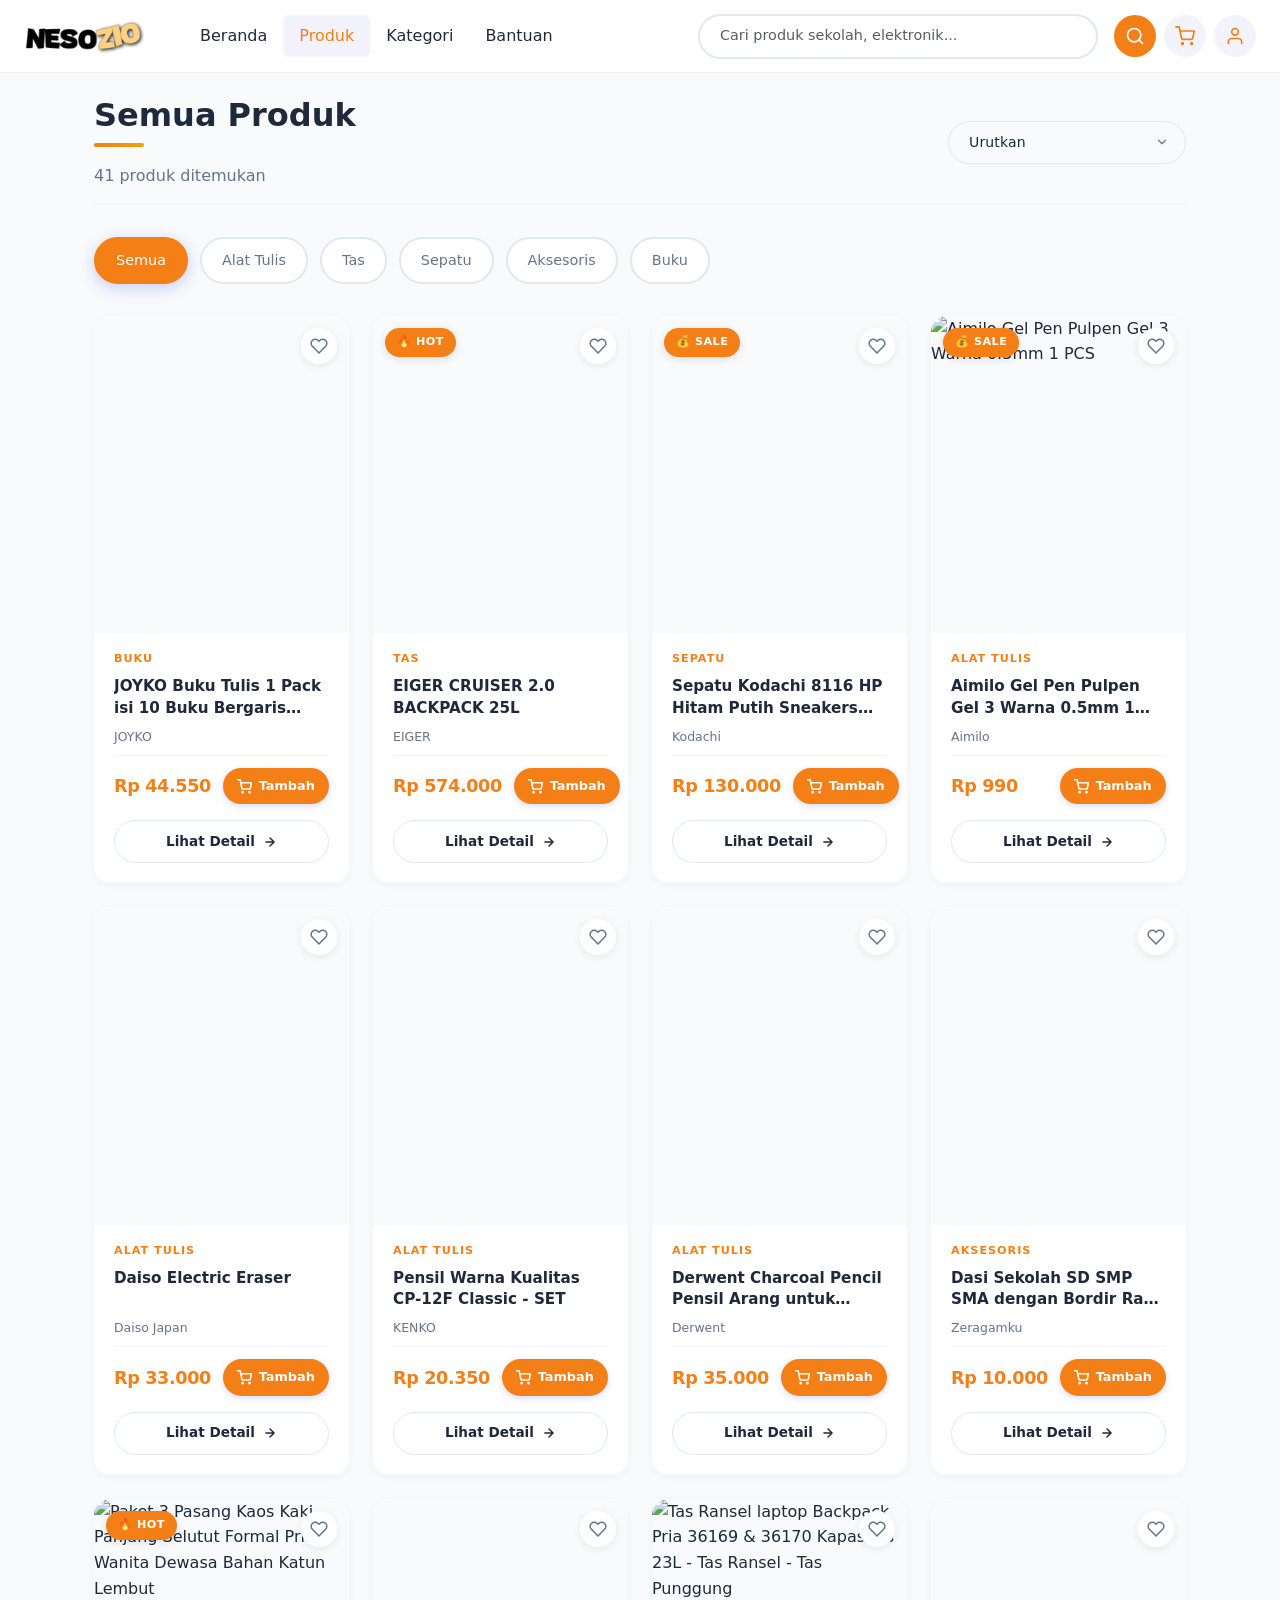
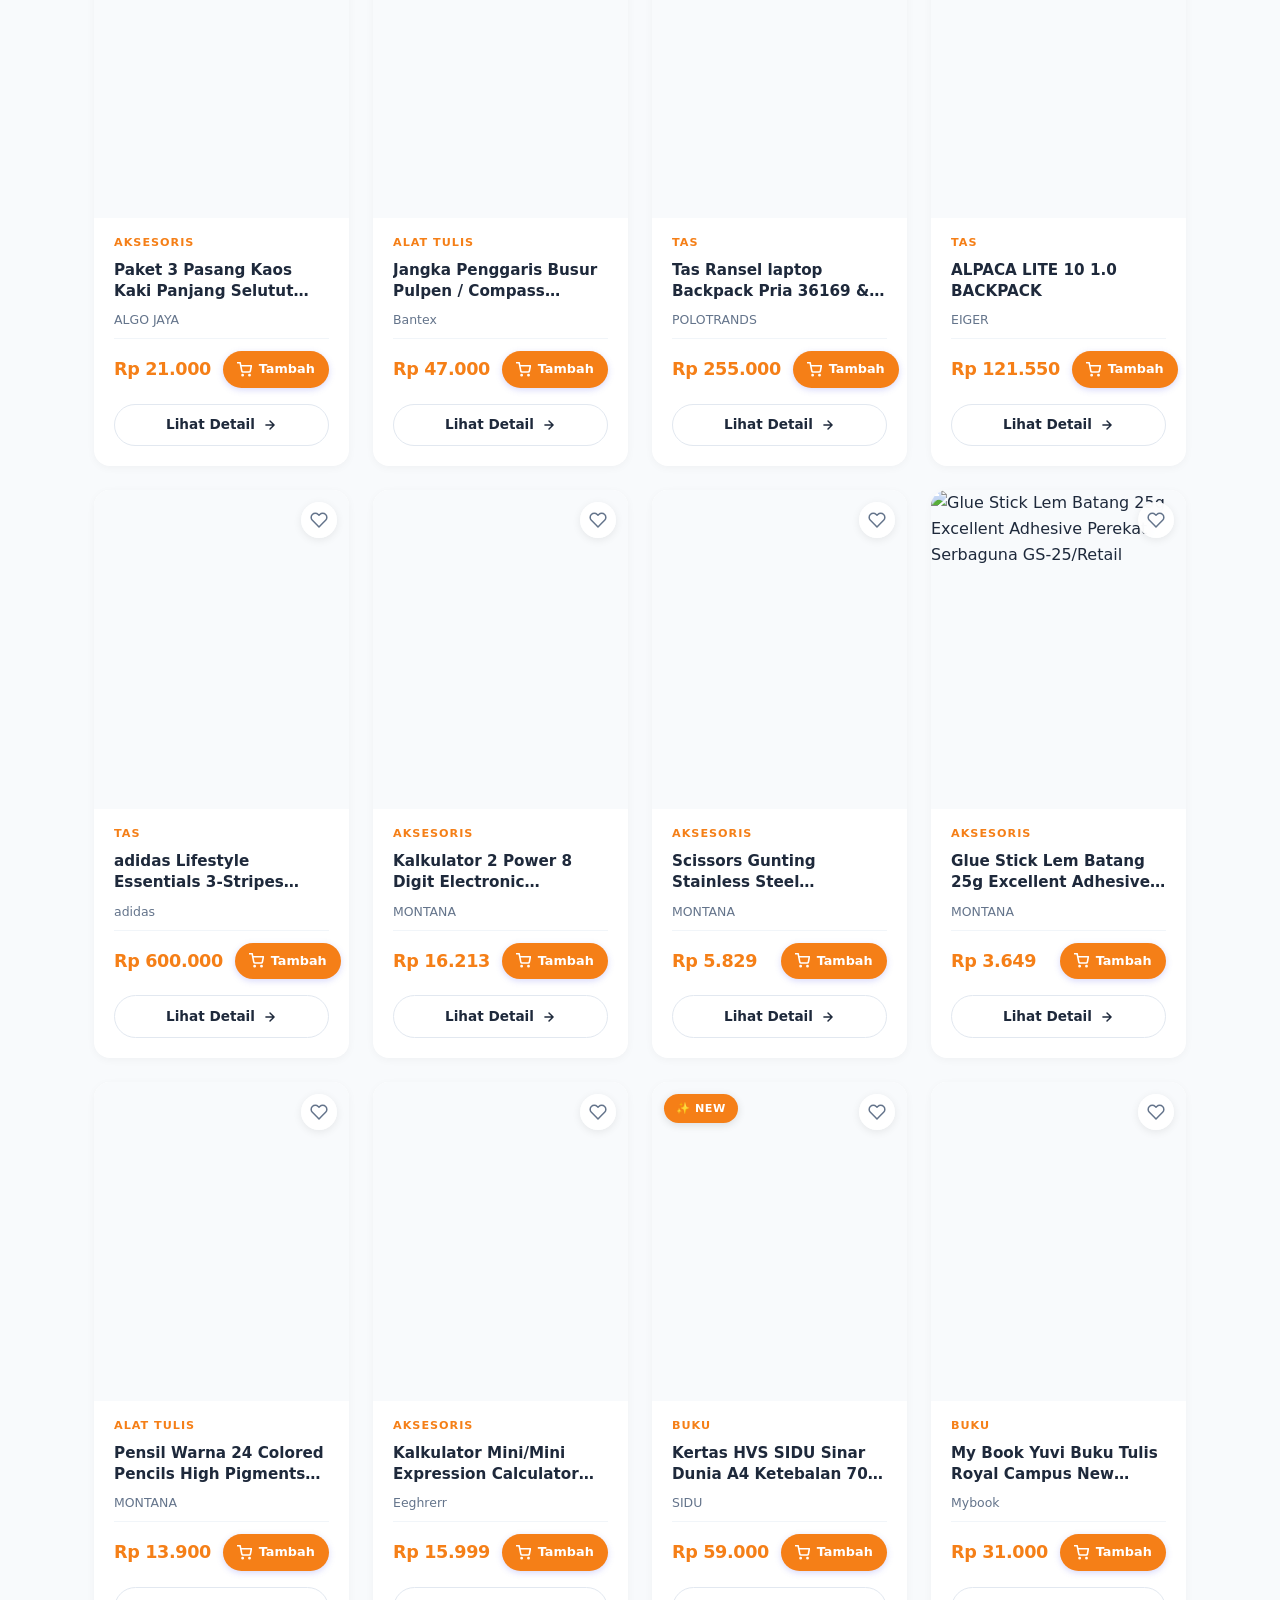
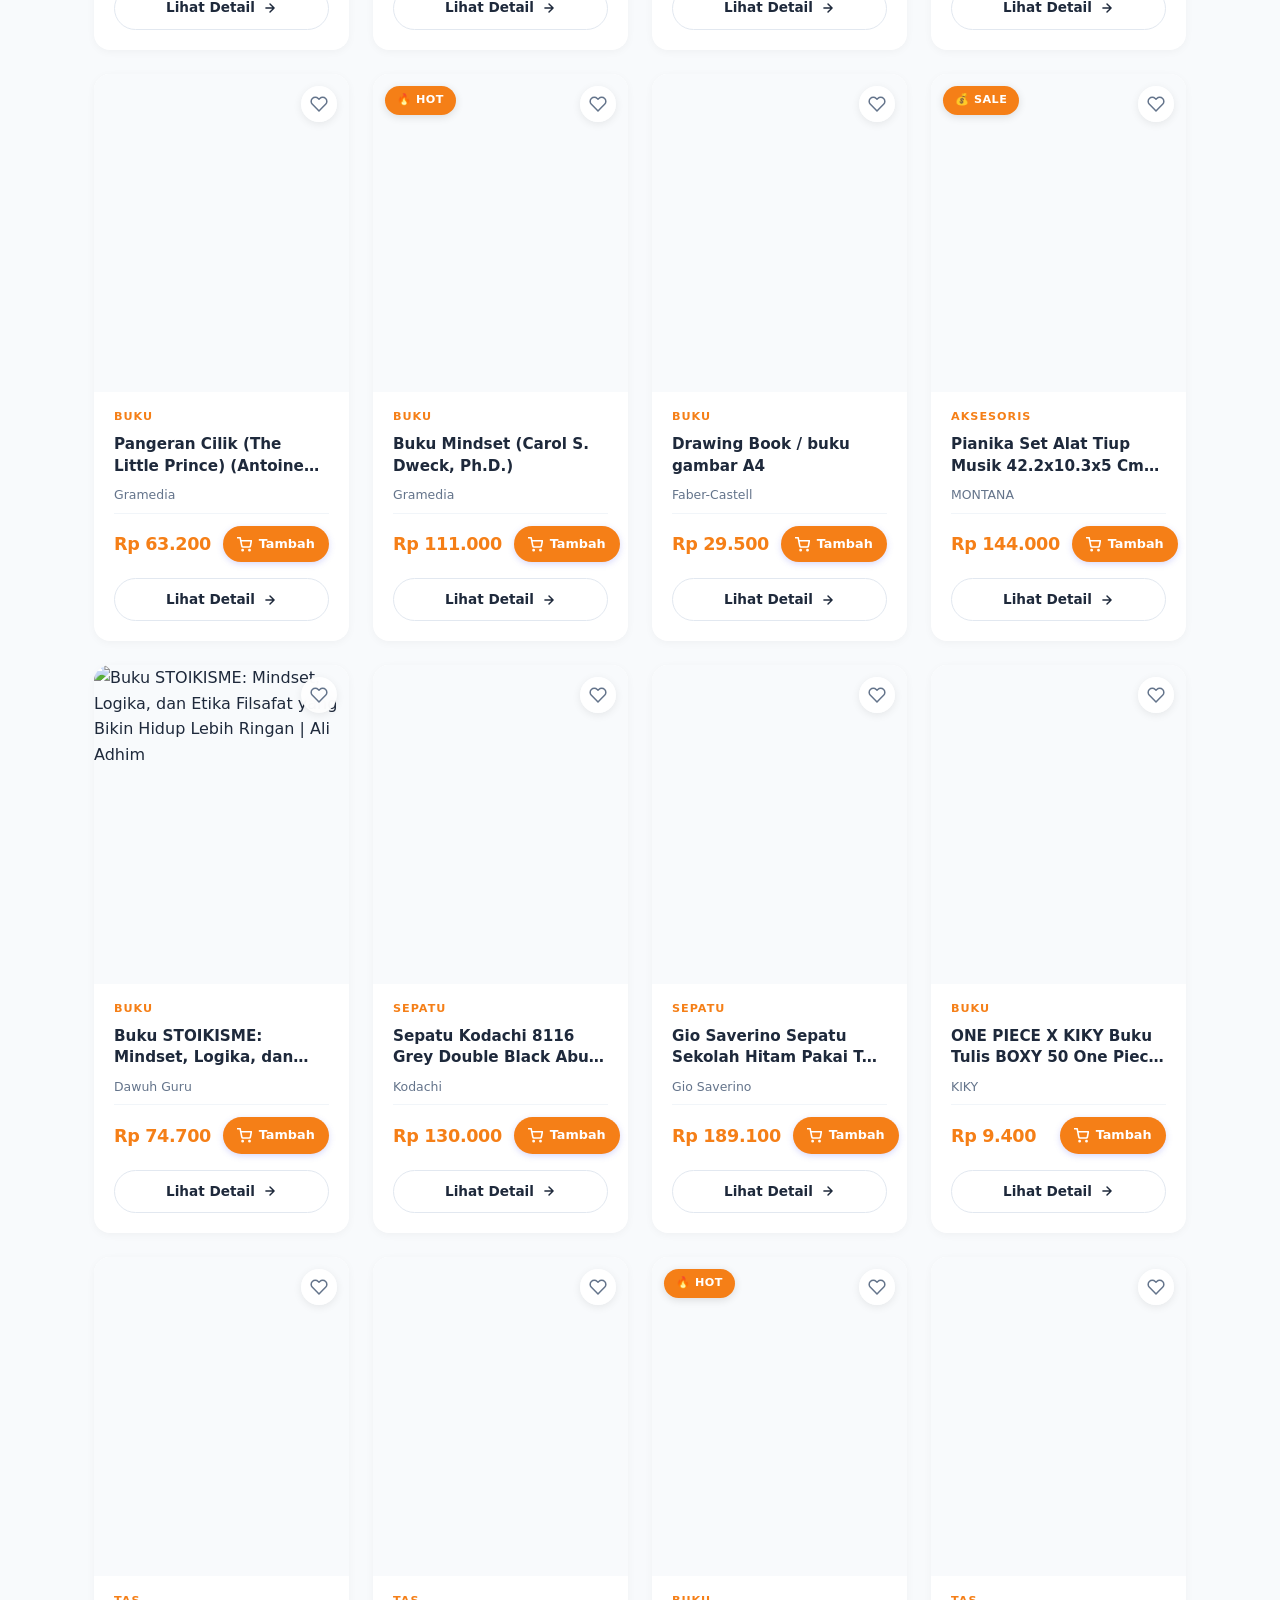
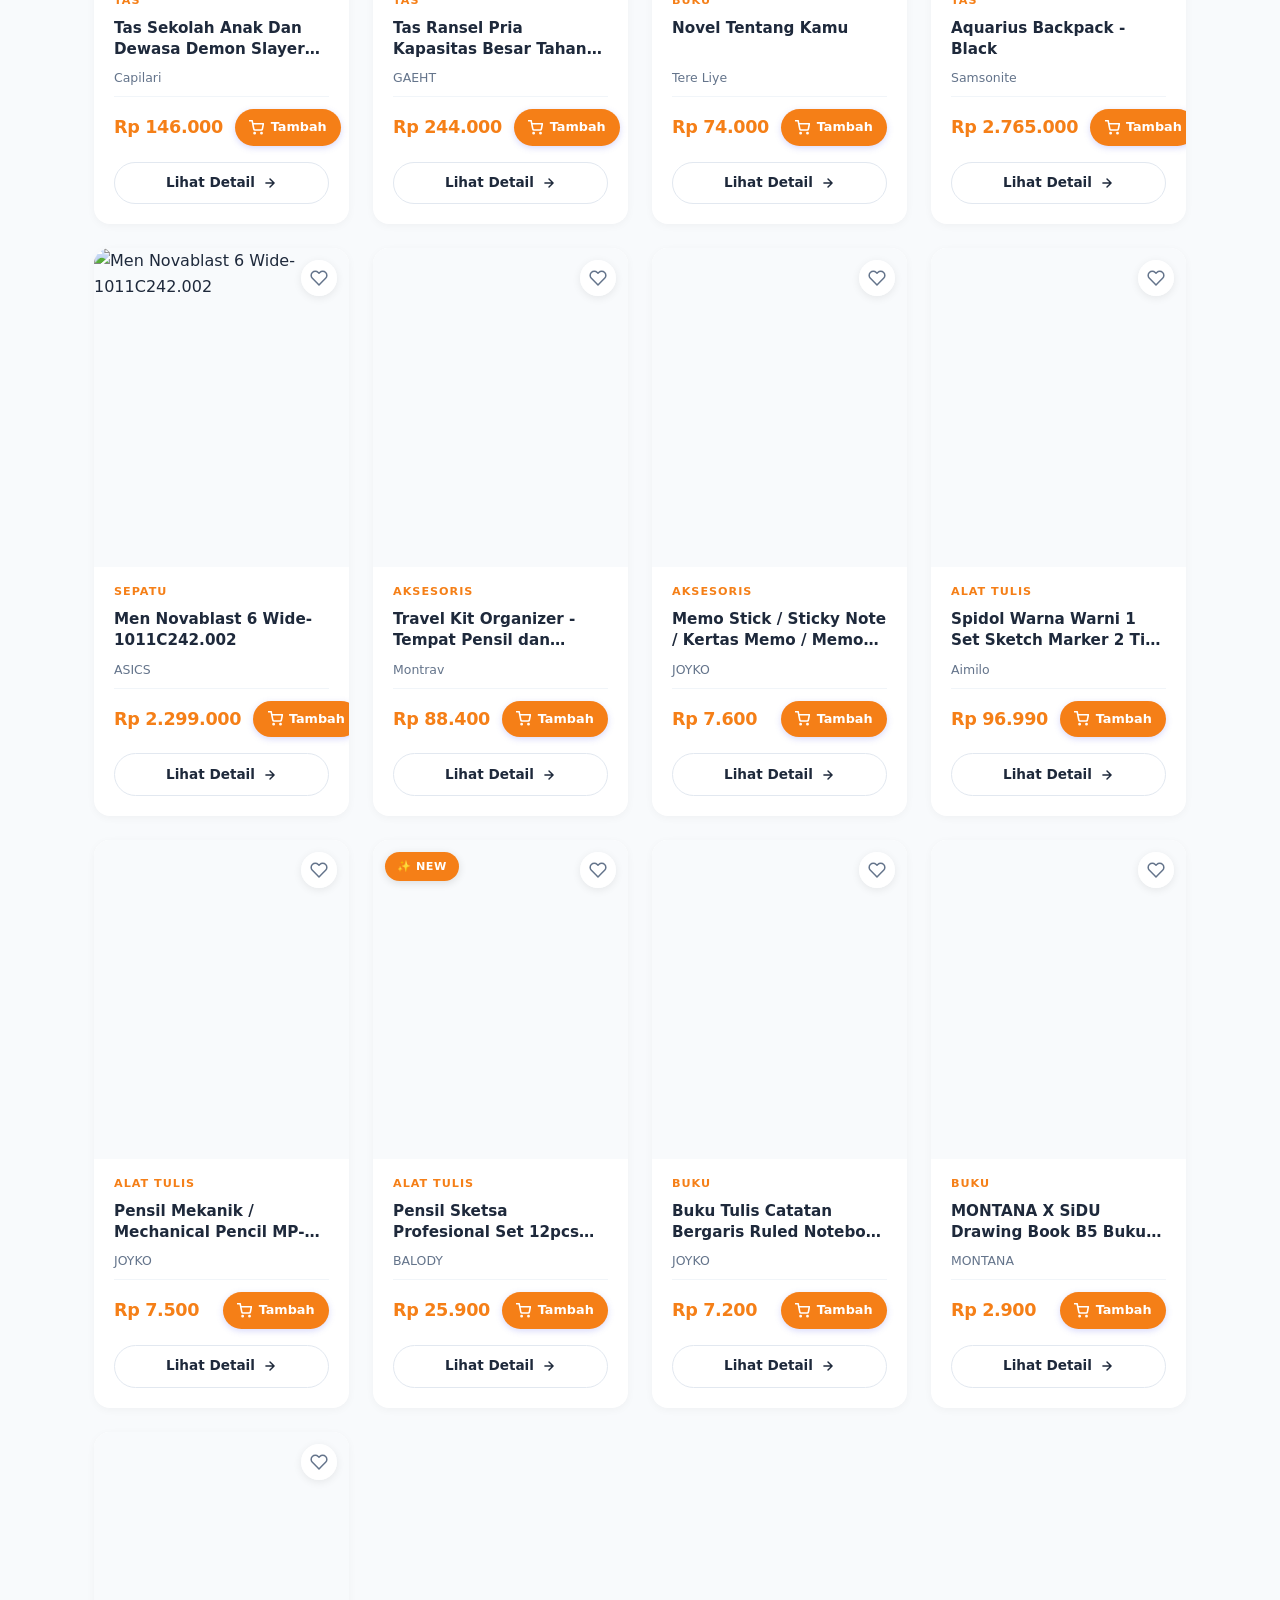
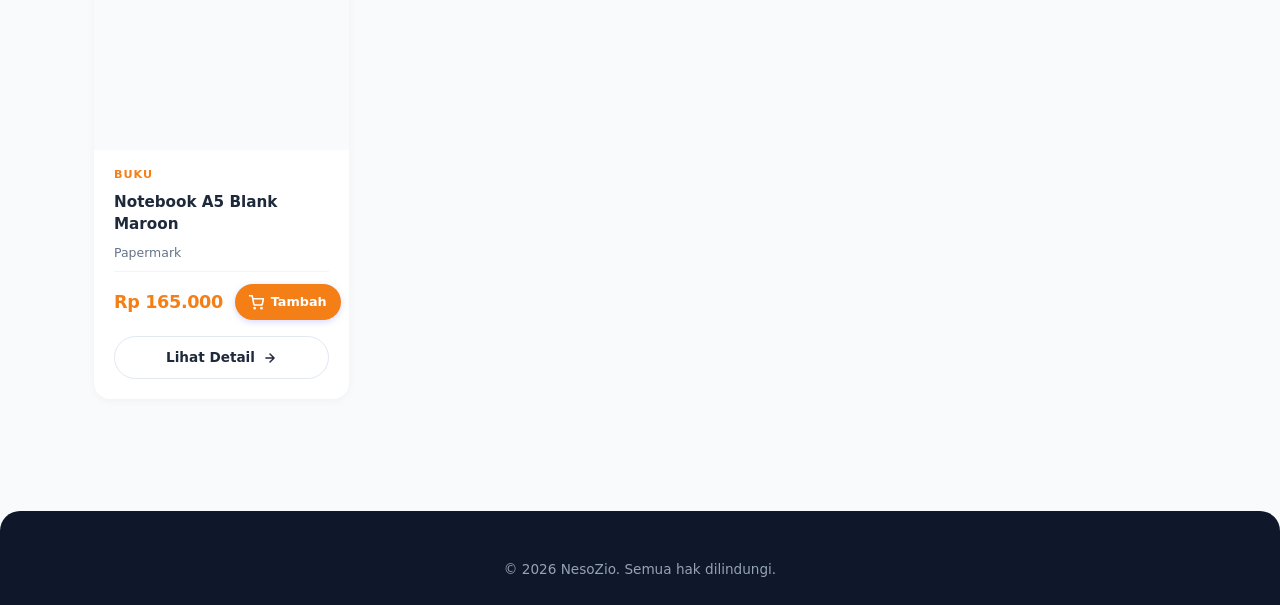
<file: search/index.html>
<!doctype html>
<html lang="id">

<head>
    <meta charset="utf-8">
    <title>Pencarian Produk - NesoZio</title>
    <meta name="viewport" content="width=device-width, initial-scale=1">
    <link href="https://cdn.jsdelivr.net/npm/bootstrap@5.3.8/dist/css/bootstrap.min.css" rel="stylesheet" integrity="sha384-sRIl4kxILFvY47J16cr9ZwB07vP4J8+LH7qKQnuqkuIAvNWLzeN8tE5YBujZqJLB" crossorigin="anonymous">
    <link rel="stylesheet" href="https://cdnjs.cloudflare.com/ajax/libs/animate.css/4.1.1/animate.min.css"/>
    <link rel="stylesheet" href="../css/style.css">
</head>

<body>
    
    <nav class="navbar navbar-expand-lg sticky-top">
        <div class="container-fluid px-lg-4">
            <a class="navbar-brand animate__animated animate__fadeInLeft" href="../index.html"><img src="../assets/logo.webp" width="120px" /> </a>
            <button class="navbar-toggler" type="button" data-bs-toggle="collapse" data-bs-target="#navbarSupportedContent" aria-controls="navbarSupportedContent" aria-expanded="false" aria-label="Toggle navigation">
                <span class="navbar-toggler-icon"></span>
            </button>
            <div class="collapse navbar-collapse" id="navbarSupportedContent">
                <ul class="navbar-nav me-auto mb-2 mb-lg-0 ms-lg-4">
                    <li class="nav-item">
                        <a class="nav-link" href="../index.html">Beranda</a>
                    </li>
                    <li class="nav-item">
                        <a class="nav-link active" href="./index.html">Produk</a>
                    </li>
                    <li class="nav-item">
                        <a class="nav-link" href="../index.html#kategori">Kategori</a>
                    </li>
                    <li class="nav-item">
                        <a class="nav-link" href="../setting/index.html">Bantuan</a>
                    </li>
                </ul>
                <div class="search-wrapper me-lg-3 mb-2 mb-lg-0">
                    <input class="form-control me-2 search-input" id="mainSearchInput" type="search" placeholder="Cari produk sekolah, elektronik..." aria-label="Search"/>
                </div>
                <div class="nav-icons">
                    <button class="nav-icon-btn" style="background:var(--primary);color:white;" title="Cari">
                        <svg width="20" height="20" viewBox="0 0 24 24" fill="none" stroke="currentColor" stroke-width="2" stroke-linecap="round" stroke-linejoin="round">
                            <circle cx="11" cy="11" r="8"></circle>
                            <line x1="21" y1="21" x2="16.65" y2="16.65"></line>
                        </svg>
                    </button>
                    <button class="nav-icon-btn" onclick="window.location.href='../cart/index.html'" title="Keranjang">
                        <svg width="20" height="20" viewBox="0 0 24 24" fill="none" stroke="currentColor" stroke-width="2" stroke-linecap="round" stroke-linejoin="round">
                            <circle cx="9" cy="21" r="1"></circle>
                            <circle cx="20" cy="21" r="1"></circle>
                            <path d="M1 1h4l2.68 13.39a2 2 0 0 0 2 1.61h9.72a2 2 0 0 0 2-1.61L23 6H6"></path>
                        </svg>
                        <span class="cart-badge" style="display:none;">0</span>
                    </button>
                    <div class="profile-btn-wrapper"></div>
                </div>
            </div>
        </div>
    </nav>

    <div class="container py-4 px-lg-4">
        <div class="section-header">
            <div>
                <h2 class="section-title" id="searchTitle">Semua Produk</h2>
                <p style="color:var(--text-muted);margin:0.5rem 0 0;" id="resultCount"></p>
            </div>
            <div class="d-flex align-items-center gap-3">
                <select id="sortSelect" class="sort-select" onchange="SearchPage.sort()">
                    <option value="default">Urutkan</option>
                    <option value="price-low">Harga: Rendah ke Tinggi</option>
                    <option value="price-high">Harga: Tinggi ke Rendah</option>
                </select>
            </div>
        </div>
        
        <div class="category-filters" id="categoryFilters">
            <button class="category-btn active" data-category="all" onclick="SearchPage.filterCat('all', this)">Semua</button>
            <button class="category-btn" data-category="Alat Tulis" onclick="SearchPage.filterCat('Alat Tulis', this)">Alat Tulis</button>
            <button class="category-btn" data-category="Tas" onclick="SearchPage.filterCat('Tas', this)">Tas</button>
            <button class="category-btn" data-category="Sepatu" onclick="SearchPage.filterCat('Sepatu', this)">Sepatu</button>
            <button class="category-btn" data-category="Aksesoris" onclick="SearchPage.filterCat('Aksesoris', this)">Aksesoris</button>
			<button class="category-btn" data-category="Buku" onclick="SearchPage.filterCat('Buku', this)">Buku</button>
        </div>

        <div class="row" id="product-container"></div>
    </div>

    <footer class="footer">
        <div class="container px-lg-4">
            <div class="footer-bottom" style="border:none;margin:0;padding:0;text-align:center;">
                © 2026 NesoZio. Semua hak dilindungi.
            </div>
        </div>
    </footer>
    
    <script src="../js/products.js"></script>
    <script src="../js/db-bridge.js"></script>
    <script src="../js/navbar-product.js"></script>
    <script src="../js/search-page.js"></script>
    <script src="https://cdn.jsdelivr.net/npm/bootstrap@5.3.8/dist/js/bootstrap.bundle.min.js" integrity="sha384-FKyoEForCGlyvwx9Hj09JcYn3nv7wiPVlz7YYwJrWVcXK/BmnVDxM+D2scQbITxI" crossorigin="anonymous"></script>
</body>
</html>
</file>
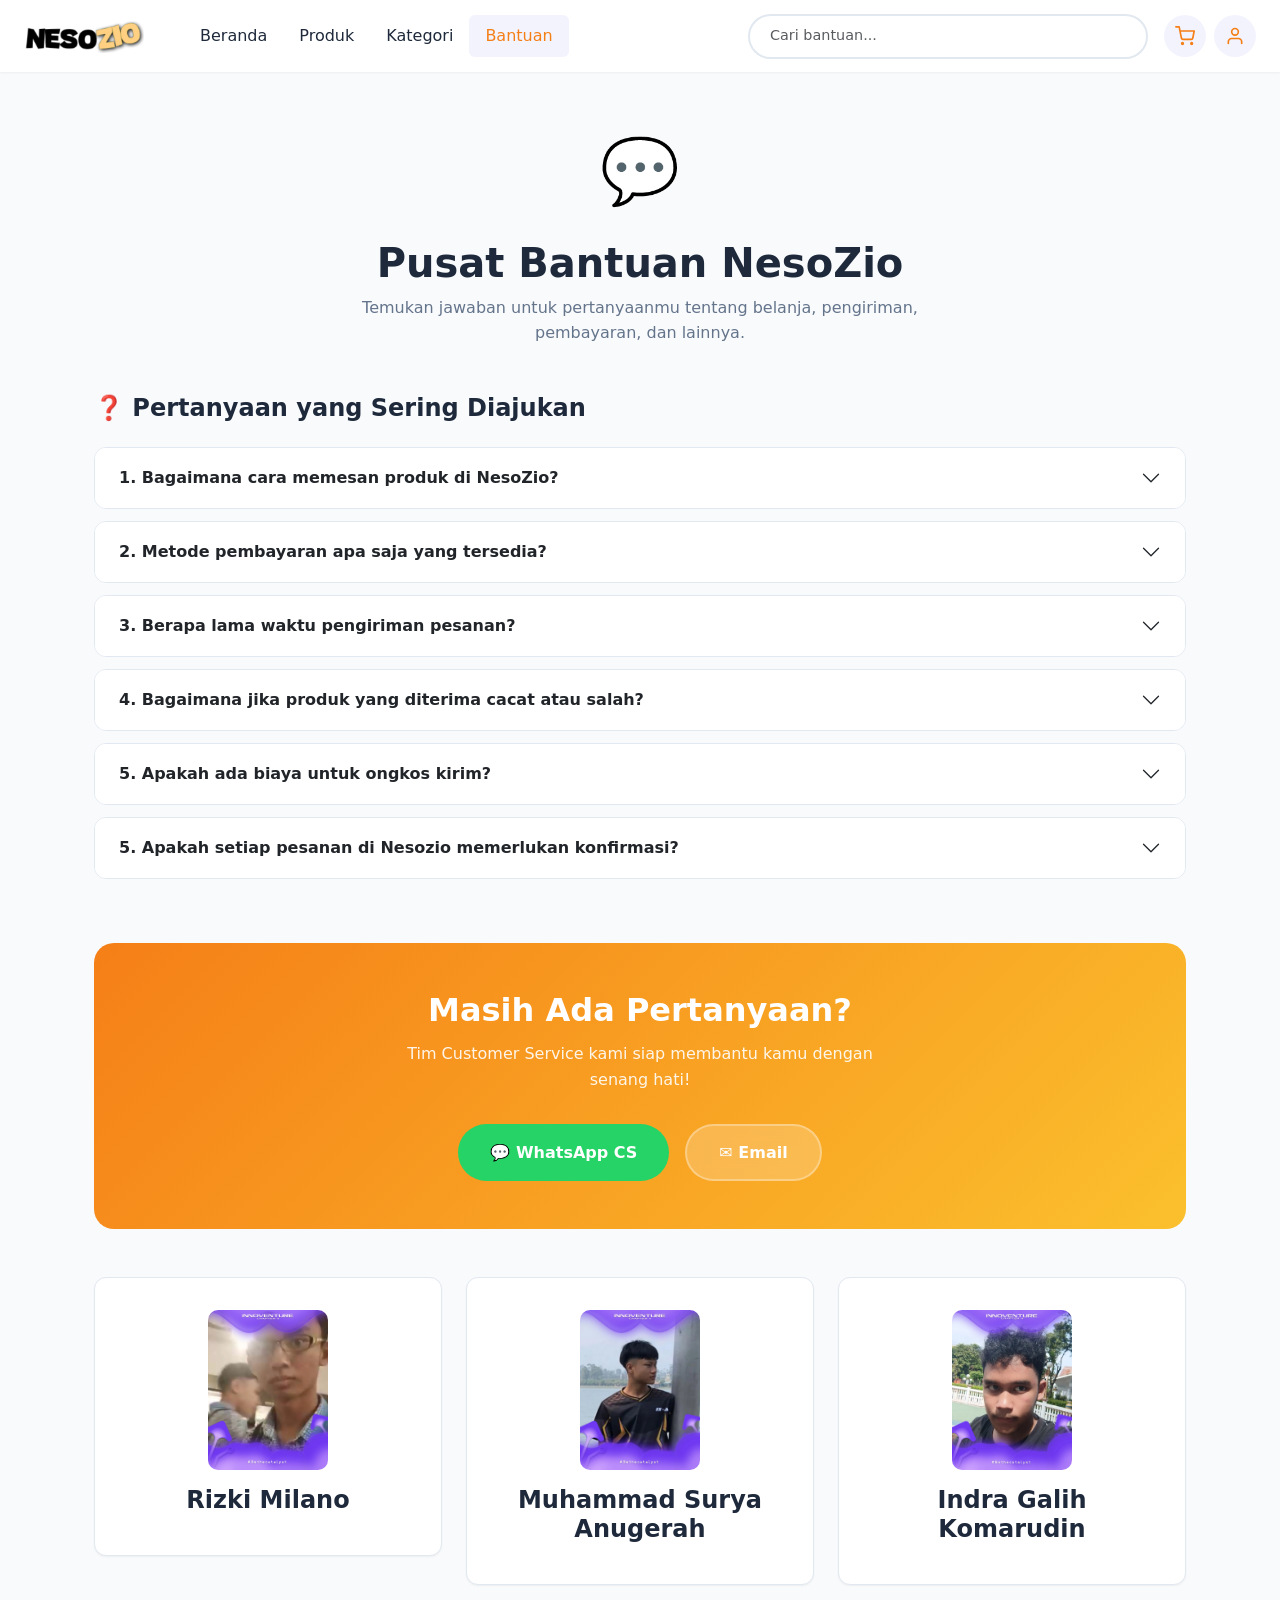
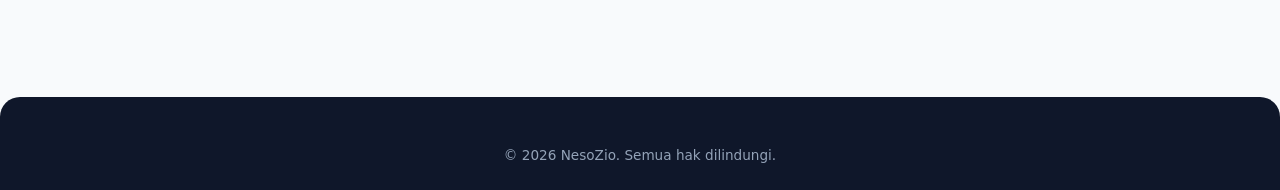
<file: setting/index.html>
<!doctype html>
<html lang="id">

<head>
    <meta charset="utf-8">
    <title>Pusat Bantuan - NesoZio</title>
    <meta name="viewport" content="width=device-width, initial-scale=1">
    <link href="https://cdn.jsdelivr.net/npm/bootstrap@5.3.8/dist/css/bootstrap.min.css" rel="stylesheet" integrity="sha384-sRIl4kxILFvY47J16cr9ZwB07vP4J8+LH7qKQnuqkuIAvNWLzeN8tE5YBujZqJLB" crossorigin="anonymous">
    <link rel="stylesheet" href="https://cdnjs.cloudflare.com/ajax/libs/animate.css/4.1.1/animate.min.css"/>
    <link rel="stylesheet" href="../css/style.css">
</head>

<body>
    
    <nav class="navbar navbar-expand-lg sticky-top">
        <div class="container-fluid px-lg-4">
            <a class="navbar-brand animate__animated animate__fadeInLeft" href="../index.html"><img src="../assets/logo.webp" width="120px" /> </a>
            <button class="navbar-toggler" type="button" data-bs-toggle="collapse" data-bs-target="#navbarSupportedContent" aria-controls="navbarSupportedContent" aria-expanded="false" aria-label="Toggle navigation">
                <span class="navbar-toggler-icon"></span>
            </button>
            <div class="collapse navbar-collapse" id="navbarSupportedContent">
                <ul class="navbar-nav me-auto mb-2 mb-lg-0 ms-lg-4">
                    <li class="nav-item"><a class="nav-link" href="../index.html">Beranda</a></li>
                    <li class="nav-item"><a class="nav-link" href="../search/index.html">Produk</a></li>
                    <li class="nav-item"><a class="nav-link" href="../index.html#kategori">Kategori</a></li>
                    <li class="nav-item"><a class="nav-link active" href="./index.html">Bantuan</a></li>
                </ul>
                <div class="search-wrapper me-lg-3 mb-2 mb-lg-0">
                    <input class="form-control search-input" type="search" placeholder="Cari bantuan..." aria-label="Search"/>
                </div>
                <div class="nav-icons">
                    <button class="nav-icon-btn" onclick="window.location.href='../cart/index.html'" title="Keranjang">
                        <svg width="20" height="20" viewBox="0 0 24 24" fill="none" stroke="currentColor" stroke-width="2" stroke-linecap="round" stroke-linejoin="round">
                            <circle cx="9" cy="21" r="1"></circle>
                            <circle cx="20" cy="21" r="1"></circle>
                            <path d="M1 1h4l2.68 13.39a2 2 0 0 0 2 1.61h9.72a2 2 0 0 0 2-1.61L23 6H6"></path>
                        </svg>
                        <span class="cart-badge" style="display:none;">0</span>
                    </button>
                    <div class="profile-btn-wrapper"></div>
                </div>
            </div>
        </div>
    </nav>

    <div class="container px-lg-4 py-5">
        <div class="text-center mb-5 animate-fade-in-up">
            <div style="font-size:4rem;margin-bottom:1rem;">💬</div>
            <h1 style="font-size:clamp(1.75rem,4vw,2.5rem);font-weight:800;">Pusat Bantuan NesoZio</h1>
            <p style="color:var(--text-muted);max-width:600px;margin:0.5rem auto 0;">
                Temukan jawaban untuk pertanyaanmu tentang belanja, pengiriman, pembayaran, dan lainnya.
            </p>
        </div>

        <div class="animate-fade-in-up" style="animation-delay:200ms;">
            <h2 style="font-weight:700;margin-bottom:1.5rem;font-size:1.5rem;">❓ Pertanyaan yang Sering Diajukan</h2>
            <div class="accordion" id="faqAccordion">
                <div style="background:var(--white);border-radius:var(--radius);border:1px solid #e2e8f0;margin-bottom:0.75rem;overflow:hidden;">
                    <h2 class="accordion-header" id="headingOne">
                        <button class="accordion-button collapsed" type="button" data-bs-toggle="collapse" data-bs-target="#collapseOne" style="background:var(--white);font-weight:600;padding:1.25rem 1.5rem;">
                            1. Bagaimana cara memesan produk di NesoZio?
                        </button>
                    </h2>
                    <div id="collapseOne" class="accordion-collapse collapse" data-bs-parent="#faqAccordion">
                        <div style="padding:1rem 1.5rem 1.5rem;color:var(--text-muted);border-top:1px solid #f1f5f9;">
                            Sangat mudah! Cukup telusuri produk yang kamu inginkan, klik "Tambah Keranjang" atau "Beli Sekarang", lalu lanjutkan ke halaman checkout untuk mengisi data pengiriman dan memilih metode pembayaran. Dalam beberapa hari ke depan tim kami akan merespon pesanan dan menghubungi anda melalui email/telepon.
                        </div>
                    </div>
                </div>

                <div style="background:var(--white);border-radius:var(--radius);border:1px solid #e2e8f0;margin-bottom:0.75rem;overflow:hidden;">
                    <h2 class="accordion-header">
                        <button class="accordion-button collapsed" type="button" data-bs-toggle="collapse" data-bs-target="#collapseTwo" style="background:var(--white);font-weight:600;padding:1.25rem 1.5rem;">
                            2. Metode pembayaran apa saja yang tersedia?
                        </button>
                    </h2>
                    <div id="collapseTwo" class="accordion-collapse collapse" data-bs-parent="#faqAccordion">
                        <div style="padding:1rem 1.5rem 1.5rem;color:var(--text-muted);border-top:1px solid #f1f5f9;">
                            Kami menerima berbagai metode pembayaran: Transfer Bank (BCA, BNI, BRI, Mandiri), E-Wallet (GoPay, OVO, DANA), dan COD (Bayar di Tempat) khusus wilayah Bandung dan sekitarnya.
                        </div>
                    </div>
                </div>

                <div style="background:var(--white);border-radius:var(--radius);border:1px solid #e2e8f0;margin-bottom:0.75rem;overflow:hidden;">
                    <h2 class="accordion-header">
                        <button class="accordion-button collapsed" type="button" data-bs-toggle="collapse" data-bs-target="#collapseThree" style="background:var(--white);font-weight:600;padding:1.25rem 1.5rem;">
                            3. Berapa lama waktu pengiriman pesanan?
                        </button>
                    </h2>
                    <div id="collapseThree" class="accordion-collapse collapse" data-bs-parent="#faqAccordion">
                        <div style="padding:1rem 1.5rem 1.5rem;color:var(--text-muted);border-top:1px solid #f1f5f9;">
                            Pengiriman reguler membutuhkan 2-4 hari kerja, sedangkan express 1 hari kerja. Estimasi dimulai setelah pesanan dikonfirmasi dan pembayaran diterima.
                        </div>
                    </div>
                </div>

                <div style="background:var(--white);border-radius:var(--radius);border:1px solid #e2e8f0;margin-bottom:0.75rem;overflow:hidden;">
                    <h2 class="accordion-header">
                        <button class="accordion-button collapsed" type="button" data-bs-toggle="collapse" data-bs-target="#collapseFour" style="background:var(--white);font-weight:600;padding:1.25rem 1.5rem;">
                            4. Bagaimana jika produk yang diterima cacat atau salah?
                        </button>
                    </h2>
                    <div id="collapseFour" class="accordion-collapse collapse" data-bs-parent="#faqAccordion">
                        <div style="padding:1rem 1.5rem 1.5rem;color:var(--text-muted);border-top:1px solid #f1f5f9;">
                            Kamu bisa mengajukan pengembalian barang dalam 3 hari setelah diterima. Hubungi Customer Service kami untuk proses klaim garansi atau retur. 100% produk dijamin original!
                        </div>
                    </div>
                </div>

                <div style="background:var(--white);border-radius:var(--radius);border:1px solid #e2e8f0;margin-bottom:0.75rem;overflow:hidden;">
                    <h2 class="accordion-header">
                        <button class="accordion-button collapsed" type="button" data-bs-toggle="collapse" data-bs-target="#collapseFive" style="background:var(--white);font-weight:600;padding:1.25rem 1.5rem;">
                            5. Apakah ada biaya untuk ongkos kirim?
                        </button>
                    </h2>
                    <div id="collapseFive" class="accordion-collapse collapse" data-bs-parent="#faqAccordion">
                        <div style="padding:1rem 1.5rem 1.5rem;color:var(--text-muted);border-top:1px solid #f1f5f9;">
                            GRATIS ongkir untuk pembelian minimal Rp 500.000. Di bawah itu, akan dikenakan biaya ongkir sesuai tujuan pengiriman dimulai dari Rp 15.000.
                        </div>
                    </div>
                </div>

				<div style="background:var(--white);border-radius:var(--radius);border:1px solid #e2e8f0;margin-bottom:0.75rem;overflow:hidden;">
                    <h2 class="accordion-header">
                        <button class="accordion-button collapsed" type="button" data-bs-toggle="collapse" data-bs-target="#collapseFive" style="background:var(--white);font-weight:600;padding:1.25rem 1.5rem;">
                            5. Apakah setiap pesanan di Nesozio memerlukan konfirmasi?
                        </button>
                    </h2>
                    <div id="collapseFive" class="accordion-collapse collapse" data-bs-parent="#faqAccordion">
                        <div style="padding:1rem 1.5rem 1.5rem;color:var(--text-muted);border-top:1px solid #f1f5f9;">
							Setiap pesananmu di website Nesozio diperlukan konfirmasi lebih lanjut sebagai bentuk keamanan. Hubungi kami lebih lanjut untuk setiap pesananmu di sini.
                        </div>
                    </div>
				</div>
            </div>
        </div>

        <div style="margin-top:4rem;background:linear-gradient(135deg,var(--primary),var(--primary-dark));padding:3rem 2rem;border-radius:var(--radius-lg);color:var(--white);text-align:center;" class="animate-fade-in-up">
            <h2 style="font-weight:700;margin-bottom:0.75rem;">Masih Ada Pertanyaan?</h2>
            <p style="opacity:0.9;margin-bottom:2rem;max-width:500px;margin-left:auto;margin-right:auto;">
                Tim Customer Service kami siap membantu kamu dengan senang hati!
            </p>
            <div style="display:flex;gap:1rem;justify-content:center;flex-wrap:wrap;">
                <a href="https://wa.me/6283845486753" target="_blank" style="background:#25D366;color:white;padding:0.85rem 2rem;border-radius:50px;font-weight:600;text-decoration:none;transition:var(--transition);display:inline-flex;align-items:center;gap:0.5rem;" onmouseover="this.style.transform='translateY(-3px)'" onmouseout="this.style.transform='translateY(0)'">
                    💬 WhatsApp CS
                </a>
                <a href="mailto:nesoziostore@gmail.com" style="background:rgba(255,255,255,0.2);color:white;padding:0.85rem 2rem;border-radius:50px;font-weight:600;text-decoration:none;backdrop-filter:blur(10px);border:2px solid rgba(255,255,255,0.3);transition:var(--transition);display:inline-flex;align-items:center;gap:0.5rem;" onmouseover="this.style.transform='translateY(-3px)'" onmouseout="this.style.transform='translateY(0)'">
                    ✉️ Email
                </a>
            </div>
        </div>

        <div class="row g-4 mt-4">
            <div class="col-md-4">
                <div style="background:var(--white);padding:2rem;border-radius:var(--radius);box-shadow:var(--shadow-sm);border:1px solid #e2e8f0;text-align:center;transition:var(--transition);cursor:pointer;" onmouseover="this.style.transform='translateY(-5px)';this.style.boxShadow='var(--shadow-md)'" onmouseout="this.style.transform='translateY(0)';this.style.boxShadow='var(--shadow-sm)'">
                    <div style="margin-bottom:1rem;"><img src="../assets/by/milano.webp" width="120px" style="border-radius: 10px;"/></div>
                    <h4 style="font-weight:700;margin-bottom:0.5rem;">Rizki Milano</h4>
                </div>
            </div>
            <div class="col-md-4">
                <div style="background:var(--white);padding:2rem;border-radius:var(--radius);box-shadow:var(--shadow-sm);border:1px solid #e2e8f0;text-align:center;transition:var(--transition);cursor:pointer;" onmouseover="this.style.transform='translateY(-5px)';this.style.boxShadow='var(--shadow-md)'" onmouseout="this.style.transform='translateY(0)';this.style.boxShadow='var(--shadow-sm)'">
                    <div style="margin-bottom:1rem;"><img src="../assets/by/surya.webp" width="120px" style="border-radius: 10px;"/></div>
                    <h4 style="font-weight:700;margin-bottom:0.5rem;">Muhammad Surya Anugerah</h4>
                </div>
            </div>
            <div class="col-md-4">
                <div style="background:var(--white);padding:2rem;border-radius:var(--radius);box-shadow:var(--shadow-sm);border:1px solid #e2e8f0;text-align:center;transition:var(--transition);cursor:pointer;" onmouseover="this.style.transform='translateY(-5px)';this.style.boxShadow='var(--shadow-md)'" onmouseout="this.style.transform='translateY(0)';this.style.boxShadow='var(--shadow-sm)'">
                    <div style="margin-bottom:1rem;"><img src="../assets/by/indra.webp" width="120px" style="border-radius: 10px;"/></div>
                    <h4 style="font-weight:700;margin-bottom:0.5rem;">Indra Galih Komarudin</h4>
                </div>
            </div>
		</div>
		
    </div>

    <footer class="footer">
        <div class="container px-lg-4">
            <div class="footer-bottom" style="border:none;margin:0;padding:0;text-align:center;">
                © 2026 NesoZio. Semua hak dilindungi.
            </div>
        </div>
    </footer>
    
    <script src="../js/products.js"></script>
    <script src="../js/db-bridge.js"></script>
    <script src="../js/navbar-product.js"></script>
    <script src="https://cdn.jsdelivr.net/npm/bootstrap@5.3.8/dist/js/bootstrap.bundle.min.js" integrity="sha384-FKyoEForCGlyvwx9Hj09JcYn3nv7wiPVlz7YYwJrWVcXK/BmnVDxM+D2scQbITxI" crossorigin="anonymous"></script>
</body>
</html>
</file>
<file: css/style.css>
:root {
	--primary: #f57f17;
	--primary-dark: #fbc02d;
	--primary-light: #ffeb3b;
	--secondary: #f59e0b;
	--secondary-dark: #d97706;
	--accent: #10b981;
	--danger: #ef4444;
	--bg-dark: #0f172a;
	--bg-light: #f8fafc;
	--text-dark: #1e293b;
	--text-muted: #64748b;
	--white: #ffffff;
	--shadow-sm: 0 1px 2px rgba(0,0,0,0.05);
	--shadow: 0 4px 6px -1px rgba(0,0,0,0.1), 0 2px 4px -2px rgba(0,0,0,0.1);
	--shadow-md: 0 10px 15px -3px rgba(0,0,0,0.1), 0 4px 6px -4px rgba(0,0,0,0.1);
	--shadow-lg: 0 20px 25px -5px rgba(0,0,0,0.1), 0 8px 10px -6px rgba(0,0,0,0.1);
	--radius-sm: 6px;
	--radius: 12px;
	--radius-lg: 20px;
	--transition: all 0.3s cubic-bezier(0.4, 0, 0.2, 1);
	--border-color: #e5e7eb;
    --primary-soft: rgba(37, 99, 235, 0.08);
    --radius-md: 1rem;
}

* {
	margin: 0;
	padding: 0;
	box-sizing: border-box;
}

html {
	scroll-behavior: smooth;
}

body {
	font-family: 'Segoe UI', system-ui, -apple-system, sans-serif;
	background: var(--bg-light);
	color: var(--text-dark);
	line-height: 1.6;
	overflow-x: hidden;
}

.navbar {
	background: var(--white) !important;
	box-shadow: var(--shadow-sm);
	transition: var(--transition);
	padding: 0.75rem 0;
}

.navbar.scrolled {
	box-shadow: var(--shadow);
	padding: 0.5rem 0;
}

.navbar-brand {
	font-size: 1.5rem;
	font-weight: 800;
	letter-spacing: -0.5px;
}

.navbar-brand span {
	color: var(--secondary);
}

.nav-link {
	font-weight: 500;
	padding: 0.5rem 1rem !important;
	border-radius: var(--radius-sm);
	transition: var(--transition);
	color: var(--text-dark) !important;
}

.nav-link:hover,
.nav-link.active {
	color: var(--primary) !important;
	background: rgba(99, 102, 241, 0.08);
}

.search-wrapper {
	position: relative;
	width: 100%;
	max-width: 400px;
}

.search-input {
	border: 2px solid #e2e8f0;
	border-radius: 50px !important;
	padding: 0.6rem 1.25rem;
	transition: var(--transition);
	font-size: 0.9rem;
}

.search-input:focus {
	border-color: var(--primary);
	box-shadow: 0 0 0 3px rgba(99, 102, 241, 0.15);
	outline: none;
}

.search-results-dropdown {
	position: absolute;
	top: calc(100% + 8px);
	left: 0;
	right: 0;
	background: var(--white);
	border-radius: var(--radius);
	box-shadow: var(--shadow-lg);
	max-height: 400px;
	overflow-y: auto;
	z-index: 1000;
	opacity: 0;
	visibility: hidden;
	transform: translateY(-10px);
	transition: var(--transition);
	border: 1px solid #e2e8f0;
}

.search-results-dropdown.active {
	opacity: 1;
	visibility: visible;
	transform: translateY(0);
}

.search-item {
	padding: 0.75rem 1rem;
	cursor: pointer;
	transition: var(--transition);
	border-bottom: 1px solid #f1f5f9;
	align-items: center;
	gap: 0.75rem;
}

.search-item:last-child {
	border-bottom: none;
}

.search-item:hover {
	background: var(--bg-light);
}

.search-item img {
	width: 50px;
	height: 50px;
	object-fit: cover;
	border-radius: var(--radius-sm);
}

.search-item h6 {
	margin: 0;
	font-size: 0.85rem;
	font-weight: 600;
	line-height: 1.3;
	color: var(--text-dark);
}

.search-item span {
	color: var(--primary);
	font-weight: 700;
	font-size: 0.8rem;
}

.nav-icons {
	display: flex;
	align-items: center;
	gap: 0.5rem;
}

.nav-icon-btn {
	position: relative;
	width: 42px;
	height: 42px;
	border: none;
	background: rgba(99, 102, 241, 0.08);
	border-radius: 50%;
	display: flex;
	align-items: center;
	justify-content: center;
	cursor: pointer;
	transition: var(--transition);
	color: var(--primary);
}

.nav-icon-btn:hover {
	background: var(--primary);
	color: var(--white);
	transform: scale(1.08);
}

.cart-badge {
	position: absolute;
	top: -2px;
	right: -2px;
	background: var(--danger);
	color: var(--white);
	font-size: 0.65rem;
	font-weight: 700;
	width: 18px;
	height: 18px;
	border-radius: 50%;
	display: flex;
	align-items: center;
	justify-content: center;
	border: 2px solid var(--white);
}

.hero-section {
	background: linear-gradient(135deg, var(--primary) 0%, var(--primary-dark) 50%, #fff9c4 100%);
	border-radius: 0 0 var(--radius-lg) var(--radius-lg);
	padding: 4rem 0;
	position: relative;
	overflow: hidden;
	margin-bottom: 3rem;
}

.hero-section::before {
	content: '';
	position: absolute;
	top: -50%;
	right: -10%;
	width: 500px;
	height: 500px;
	background: rgba(255,255,255,0.1);
	border-radius: 50%;
}

.hero-section::after {
	content: '';
	position: absolute;
	bottom: -30%;
	left: -5%;
	width: 300px;
	height: 300px;
	background: rgba(255,255,255,0.08);
	border-radius: 50%;
}

.hero-content {
	position: relative;
	z-index: 1;
	color: var(--white);
}

.hero-badge {
	display: inline-block;
	background: rgba(255,255,255,0.2);
	backdrop-filter: blur(10px);
	padding: 0.4rem 1rem;
	border-radius: 50px;
	font-size: 0.85rem;
	font-weight: 500;
	margin-bottom: 1.5rem;
}

.hero-title {
	font-size: clamp(2rem, 5vw, 3.5rem);
	font-weight: 800;
	line-height: 1.1;
	margin-bottom: 1rem;
}

.hero-title span {
	color: var(--secondary);
}

.hero-subtitle {
	font-size: clamp(1rem, 2vw, 1.2rem);
	opacity: 0.9;
	margin-bottom: 2rem;
	max-width: 500px;
}

.hero-actions {
	display: flex;
	gap: 1rem;
	flex-wrap: wrap;
}

.btn-hero-primary {
	background: var(--white);
	color: var(--primary);
	padding: 0.85rem 2rem;
	border-radius: 50px;
	font-weight: 600;
	border: none;
	cursor: pointer;
	transition: var(--transition);
	text-decoration: none;
	display: inline-block;
}

.btn-hero-primary:hover {
	transform: translateY(-3px);
	box-shadow: 0 10px 25px rgba(0,0,0,0.2);
	color: var(--primary-dark);
}

.btn-hero-secondary {
	background: rgba(255,255,255,0.15);
	color: var(--white);
	padding: 0.85rem 2rem;
	border-radius: 50px;
	font-weight: 600;
	border: 2px solid rgba(255,255,255,0.3);
	cursor: pointer;
	transition: var(--transition);
	text-decoration: none;
	display: inline-block;
	backdrop-filter: blur(10px);
}

.btn-hero-secondary:hover {
	background: rgba(255,255,255,0.25);
	transform: translateY(-3px);
	color: var(--white);
}

.hero-carousel {
    border-radius: var(--radius-lg, 20px);
    overflow: hidden;
    box-shadow: var(--shadow-md, 0 10px 30px rgba(0,0,0,0.1));
    margin-bottom: 3rem;
}

.hero-carousel .carousel-item {
    position: relative;
    aspect-ratio: 16 / 7;
    background: #f1f5f9;
}

.hero-carousel .carousel-item img {
    width: 100%;
    height: 100%;
    object-fit: cover;
    transition: transform 0.8s cubic-bezier(0.25, 0.46, 0.45, 0.94);
}

.hero-carousel .carousel-item.active img {
    transform: scale(1.03);
}

.hero-carousel .carousel-item::after {
    content: '';
    position: absolute;
    inset: 0;
    background: linear-gradient(to top, rgba(0,0,0,0.75) 0%, rgba(0,0,0,0.2) 50%, transparent 100%);
    pointer-events: none;
}

.hero-carousel .carousel-caption {
    left: 5%;
    right: 5%;
    bottom: 2.5rem;
    text-align: left;
    padding: 0;
    z-index: 10;
    display: flex;
    flex-direction: column;
    align-items: flex-start;
    gap: 0.75rem;
}

.carousel-caption-text {
    font-size: 1.25rem;
    font-weight: 600;
    color: #ffffff;
    text-shadow: 0 2px 10px rgba(0,0,0,0.3);
    margin: 0;
    max-width: 500px;
    line-height: 1.5;
}

.btn-carousel {
    background: var(--primary, #6366f1);
    color: #fff;
    border: none;
    padding: 0.6rem 1.5rem;
    border-radius: 9999px;
    font-weight: 600;
    font-size: 0.9rem;
    transition: all 0.3s ease;
    box-shadow: 0 4px 12px rgba(0,0,0,0.2);
    text-decoration: none;
    display: inline-block;
}

.btn-carousel:hover {
    background: var(--primary-dark, #4f46e5);
    transform: translateY(-2px);
    box-shadow: 0 8px 20px rgba(0,0,0,0.3);
    color: #fff;
}

.hero-carousel .carousel-indicators {
    bottom: 1.5rem;
    margin-bottom: 0;
    gap: 6px;
}

.hero-carousel .carousel-indicators button {
    width: 30px;
    height: 4px;
    border-radius: 2px;
    border: none;
    background: rgba(255,255,255,0.5);
    opacity: 1;
    transition: all 0.3s ease;
    padding: 0;
}

.hero-carousel .carousel-indicators button.active {
    background: #fff;
    width: 45px;
}

.hero-carousel .carousel-indicators button:hover {
    background: rgba(255,255,255,0.8);
}

.hero-carousel .carousel-control-prev,
.hero-carousel .carousel-control-next {
    width: 50px;
    height: 50px;
    top: 50%;
    transform: translateY(-50%);
    background: rgba(255,255,255,0.15);
    border-radius: 50%;
    border: none;
    opacity: 0;
    transition: all 0.3s ease;
    backdrop-filter: blur(4px);
    margin: 0 1rem;
}

.hero-carousel:hover .carousel-control-prev,
.hero-carousel:hover .carousel-control-next {
    opacity: 1;
}

.hero-carousel .carousel-control-prev:hover,
.hero-carousel .carousel-control-next:hover {
    background: rgba(255,255,255,0.3);
    transform: translateY(-50%) scale(1.1);
}

.hero-carousel .carousel-control-prev-icon,
.hero-carousel .carousel-control-next-icon {
    width: 24px;
    height: 24px;
}

@media (max-width: 768px) {
    .hero-carousel .carousel-item {
        aspect-ratio: 16 / 10;
    }

    .hero-carousel .carousel-caption {
        bottom: 2rem;
        left: 1.25rem;
        right: 1.25rem;
        gap: 0.5rem;
    }

    .carousel-caption-text {
        font-size: 1rem;
        max-width: 100%;
        line-height: 1.4;
    }

    .btn-carousel {
        display: none;
    }

    .hero-carousel .carousel-control-prev,
    .hero-carousel .carousel-control-next {
        opacity: 1;
        width: 29px;
        height: 29px;
        margin: 0 0.5rem;
        background: rgba(0,0,0,0.3);
    }

    .hero-carousel .carousel-indicators {
        bottom: 1rem;
    }

    .hero-carousel .carousel-indicators button {
        width: 25px;
        height: 3px;
    }

    .hero-carousel .carousel-indicators button.active {
        width: 40px;
    }
}

@media (max-width: 480px) {
    .hero-carousel .carousel-item {
        aspect-ratio: 4 / 3;
    }

    .hero-carousel .carousel-caption {
        bottom: 1.5rem;
        left: 1rem;
        right: 1rem;
    }

    .carousel-caption-text {
        font-size: 0.9rem;
    }

    .btn-carousel {
        display: none;
    }

    .hero-carousel .carousel-control-prev,
    .hero-carousel .carousel-control-next {
        width: 26px;
        height: 26px;
        margin: 0 0.50rem;
    }

    .hero-carousel .carousel-indicators {
        bottom: 0.75rem;
    }
}

.section-header {
    display: flex;
    justify-content: space-between;
    align-items: center;
    margin-bottom: 2rem;
    flex-wrap: wrap;
    gap: 1rem;
    padding-bottom: 1rem;
    border-bottom: 1px solid #f1f5f9;
}

.section-title {
    font-size: clamp(1.5rem, 3vw, 2rem);
    font-weight: 700;
    color: var(--text-dark, #1e293b);
    margin: 0;
    position: relative;
    padding-bottom: 0.5rem;
}

.section-title::after {
    content: '';
    display: block;
    width: 50px;
    height: 4px;
    background: linear-gradient(90deg, var(--primary, #6366f1), var(--secondary, #a855f7));
    border-radius: 2px;
    margin-top: 0.5rem;
    transition: width 0.3s ease;
}

.section-title:hover::after {
    width: 80px;
}

.sort-select {
    appearance: none;
    -webkit-appearance: none;
    -moz-appearance: none;
    background: #f8fafc;
    border: 1.5px solid #e2e8f0;
    border-radius: 9999px;
    padding: 0.6rem 2.5rem 0.6rem 1.25rem;
    font-size: 0.875rem;
    font-weight: 500;
    color: var(--text-dark, #1e293b);
    cursor: pointer;
    transition: all 0.3s ease;
    background-image: url("data:image/svg+xml,%3Csvg xmlns='http://www.w3.org/2000/svg' width='16' height='16' viewBox='0 0 24 24' fill='none' stroke='%2364748b' stroke-width='2' stroke-linecap='round' stroke-linejoin='round'%3E%3Cpath d='M6 9l6 6 6-6'/%3E%3C/svg%3E");
    background-repeat: no-repeat;
    background-position: right 1rem center;
    background-size: 14px;
    min-width: 180px;
    letter-spacing: 0.01em;
}

.sort-select:hover {
    background-color: #fff;
    border-color: var(--primary, #6366f1);
    box-shadow: 0 2px 8px rgba(99, 102, 241, 0.1);
}

.sort-select:focus {
    outline: none;
    background-color: #fff;
    border-color: var(--primary, #6366f1);
    box-shadow: 0 0 0 4px rgba(99, 102, 241, 0.15);
}

.sort-select option {
    background: #fff;
    color: var(--text-dark, #1e293b);
    padding: 0.5rem;
    font-weight: 400;
}

@media (max-width: 576px) {
    .section-header {
        flex-direction: column;
        align-items: flex-start;
        gap: 0.75rem;
    }

    .section-title {
        font-size: 1.35rem;
    }

    .sort-select {
        width: 100%;
        min-width: auto;
        font-size: 0.8rem;
        padding: 0.55rem 2.5rem 0.55rem 1rem;
    }
}

.category:hover {
    transform: scale(1.05);
	transition: all 0.2s ease-in-out;
}

.category-filters {
  display: flex;
  gap: 0.75rem;
  flex-wrap: wrap;
  margin-bottom: 2rem;
}

.category-btn {
  padding: 0.6rem 1.25rem;
  border: 2px solid #e2e8f0;
  background: var(--white);
  border-radius: 50px;
  font-weight: 500;
  cursor: pointer;
  transition: var(--transition);
  color: var(--text-muted);
  font-size: 0.9rem;
}

.category-btn:hover {
  border-color: var(--primary-light);
  color: var(--primary);
}

.category-btn.active {
  background: var(--primary);
  color: var(--white);
  border-color: var(--primary);
  box-shadow: 0 4px 15px rgba(99, 102, 241, 0.3);
}

.product-card {
    background: var(--white);
    border-radius: var(--radius-md, 16px);
    overflow: hidden;
    box-shadow: 0 2px 8px rgba(0, 0, 0, 0.04);
    transition: var(--transition, all 0.3s cubic-bezier(0.4, 0, 0.2, 1));
    display: flex;
    flex-direction: column;
    height: 100%;
    position: relative;
}

.product-card:hover {
    box-shadow: 0 8px 24px rgba(0, 0, 0, 0.08);
    transform: translateY(-4px);
}

.product-image-wrapper {
    position: relative;
    width: 100%;
    aspect-ratio: 4 / 5;
    overflow: hidden;
    background: #f8fafc;
}

.product-image-wrapper img {
    width: 100%;
    height: 100%;
    object-fit: cover;
    transition: transform 0.5s cubic-bezier(0.4, 0, 0.2, 1);
}

.product-card:hover .product-image-wrapper img {
    transform: scale(1.05);
}

.product-badge {
    position: absolute;
    top: 12px;
    left: 12px;
    z-index: 2;
    padding: 0.35rem 0.75rem;
    border-radius: 9999px;
    font-size: 0.7rem;
    font-weight: 700;
    letter-spacing: 0.5px;
    text-transform: uppercase;
    background: var(--primary, #6366f1);
    color: var(--white);
    box-shadow: 0 2px 8px rgba(0, 0, 0, 0.12);
    pointer-events: none;
}

.product-wishlist {
    position: absolute;
    top: 12px;
    right: 12px;
    z-index: 2;
    display: flex;
    align-items: center;
    justify-content: center;
    width: 36px;
    height: 36px;
    border: none;
    border-radius: 50%;
    background: rgba(255, 255, 255, 0.92);
    color: var(--text-muted, #64748b);
    cursor: pointer;
    transition: var(--transition, all 0.3s);
    backdrop-filter: blur(8px);
    box-shadow: 0 2px 8px rgba(0, 0, 0, 0.08);
}

.product-wishlist:hover {
    color: #ef4444;
    background: #fff;
    box-shadow: 0 4px 12px rgba(0, 0, 0, 0.15);
    transform: scale(1.05);
}

.product-wishlist.active {
    color: #ef4444;
    background: #fff;
}

.product-body {
    padding: 1rem 1.25rem 1.25rem;
    display: flex;
    flex-direction: column;
    flex: 1;
    gap: 0.5rem;
}

.product-category {
    font-size: 0.7rem;
    color: var(--primary, #6366f1);
    font-weight: 700;
    text-transform: uppercase;
    letter-spacing: 1px;
    margin-bottom: 0;
}

.product-name {
    font-size: 0.95rem;
    font-weight: 600;
    color: var(--text-dark, #1e293b);
    line-height: 1.4;
    margin: 0;
    display: -webkit-box;
    -webkit-line-clamp: 2;
    -webkit-box-orient: vertical;
    overflow: hidden;
    min-height: calc(2 * 1.4em);
    flex: 1;
}

.product-brand {
    font-size: 0.78rem;
    color: var(--text-muted, #64748b);
    font-weight: 500;
}

.product-footer {
    display: flex;
    justify-content: space-between;
    align-items: center;
    margin-top: auto;
    padding-top: 0.75rem;
    gap: 0.75rem;
    border-top: 1px solid #f1f5f9;
}

.product-price {
    font-size: 1.1rem;
    font-weight: 800;
    color: var(--primary, #6366f1);
    white-space: nowrap;
    letter-spacing: -0.02em;
}

.btn-add-cart {
    background: var(--primary, #6366f1);
    color: var(--white);
    border: none;
    padding: 0.5rem 0.9rem;
    border-radius: 9999px;
    font-weight: 600;
    font-size: 0.8rem;
    cursor: pointer;
    transition: var(--transition, all 0.3s);
    display: flex;
    align-items: center;
    gap: 0.4rem;
    white-space: nowrap;
    box-shadow: 0 2px 6px rgba(99, 102, 241, 0.25);
}

.btn-add-cart:hover {
    background: var(--primary-dark, #4f46e5);
    transform: translateY(-2px);
    box-shadow: 0 6px 16px rgba(99, 102, 241, 0.35);
}

.btn-add-cart:active {
    transform: translateY(0);
    box-shadow: 0 2px 6px rgba(99, 102, 241, 0.2);
}

.btn-add-cart:focus-visible {
    outline: 3px solid rgba(99, 102, 241, 0.4);
    outline-offset: 2px;
}

.btn-detail {
    width: 100%;
    margin-top: 0.5rem;
    padding: 0.6rem 1rem;
    background: transparent;
    border: 1.5px solid #e2e8f0;
    border-radius: 9999px;
    font-weight: 600;
    color: var(--text-dark, #1e293b);
    cursor: pointer;
    transition: var(--transition, all 0.3s);
    font-size: 0.85rem;
    display: flex;
    align-items: center;
    justify-content: center;
    gap: 0.5rem;
}

.btn-detail svg {
    transition: transform 0.3s;
}

.btn-detail:hover {
    border-color: var(--primary, #6366f1);
    color: var(--primary, #6366f1);
    background: rgba(99, 102, 241, 0.04);
}

.btn-detail:hover svg {
    transform: translateX(4px);
}

.btn-detail:focus-visible {
    outline: 3px solid rgba(99, 102, 241, 0.3);
    outline-offset: 2px;
}

@media (max-width: 768px) {
    .product-body {
        padding: 0.875rem 0.875rem 1rem;
        gap: 0.375rem;
    }

    .product-name {
        font-size: 0.875rem;
    }

    .product-price {
        font-size: 1rem;
    }

    .btn-add-cart {
        padding: 0.45rem 0.75rem;
        font-size: 0.75rem;
        gap: 0.25rem;
    }

    .btn-add-cart span {
        display: none;
    }

    .btn-detail {
        padding: 0.55rem;
        font-size: 0.8rem;
    }

    .product-image-wrapper {
        aspect-ratio: 1 / 1;
    }

    .product-wishlist {
        width: 32px;
        height: 32px;
        top: 8px;
        right: 8px;
    }

    .product-badge {
        top: 8px;
        left: 8px;
        font-size: 0.65rem;
        padding: 0.3rem 0.6rem;
    }
}

@media (max-width: 400px) {
    .product-body {
        padding: 0.75rem 0.75rem 0.875rem;
    }

    .product-name {
        font-size: 0.8rem;
    }

    .product-category {
        font-size: 0.65rem;
    }

    .btn-detail {
        font-size: 0.75rem;
        padding: 0.5rem;
    }
}

.toast {
	position: fixed;
	bottom: 2rem;
	right: 2rem;
	background: var(--accent);
	color: var(--white);
	padding: 1rem 1.5rem;
	border-radius: var(--radius);
	box-shadow: var(--shadow-lg);
	z-index: 9999;
	transform: translateX(150%);
	transition: transform 0.4s cubic-bezier(0.4, 0, 0.2, 1);
	display: flex;
	align-items: center;
	gap: 0.75rem;
	font-weight: 500;
}

.toast.show {
	transform: translateX(0);
}

.toast.error {
	background: var(--danger);
}

.footer {
	background: var(--bg-dark);
	color: var(--white);
	padding: 3rem 0 1.5rem;
	margin-top: 4rem;
	border-radius: var(--radius-lg) var(--radius-lg) 0 0;
}

.footer-brand {
	font-size: 1.75rem;
	font-weight: 800;
	margin-bottom: 1rem;
}

.footer-brand span {
	color: var(--secondary);
}

.footer-desc {
	color: #94a3b8;
	line-height: 1.7;
	margin-bottom: 1.5rem;
}

.footer-title {
	font-size: 1.05rem;
	font-weight: 600;
	margin-bottom: 1.25rem;
	color: var(--white);
}

.footer-links {
	list-style: none;
	padding: 0;
}

.footer-links li {
	margin-bottom: 0.6rem;
}

.footer-links a {
	color: #94a3b8;
	text-decoration: none;
	transition: var(--transition);
	font-size: 0.9rem;
}

.footer-links a:hover {
	color: var(--secondary);
	padding-left: 4px;
}

.social-links {
	display: flex;
	gap: 0.75rem;
	margin-top: 1rem;
}

.social-link {
	width: 40px;
	height: 40px;
	border-radius: 50%;
	background: rgba(255,255,255,0.1);
	display: flex;
	align-items: center;
	justify-content: center;
	color: var(--white);
	text-decoration: none;
	transition: var(--transition);
}

.social-link:hover {
	background: var(--primary);
	transform: translateY(-3px);
}

.footer-bottom {
	border-top: 1px solid rgba(255,255,255,0.1);
	margin-top: 2.5rem;
	padding-top: 1.5rem;
	text-align: center;
	color: #94a3b8;
	font-size: 0.85rem;
}

/* ===== Halaman Detail Produk ===== */
.detail-page {
    padding-top: 2rem;
    padding-bottom: 4rem;
}

/* Breadcrumb */
.detail-page .breadcrumb {
    margin-bottom: 1.5rem;
    font-size: 0.9rem;
}

.detail-page .breadcrumb-item a {
    color: var(--text-muted);
    text-decoration: none;
    transition: 0.2s;
}

.detail-page .breadcrumb-item a:hover {
    color: var(--primary);
}

.detail-page .breadcrumb-item.active {
    color: var(--text-dark);
    font-weight: 600;
}

/* Grid utama */
.product-detail-wrapper {
    display: flex;
    flex-wrap: wrap;
    gap: 2.5rem;
}

.product-gallery {
    flex: 1 1 45%;
    min-width: 300px;
}

.product-info {
    flex: 1 1 45%;
    min-width: 300px;
}

/* Gallery */
.product-detail-images {
    position: sticky;
    top: 90px;
}

.main-image-container {
    width: 100%;
    aspect-ratio: 1 / 1;
    border-radius: var(--radius-md, 1rem);
    overflow: hidden;
    background: #f8fafc;
    border: 1px solid var(--border-color, #e5e7eb);
    margin-bottom: 1rem;
}

.main-image-container img {
    width: 100%;
    height: 100%;
    object-fit: cover;
    display: block;
    transition: transform 0.3s ease;
}

.main-image-container img:hover {
    transform: scale(1.02);
}

.thumbnails {
    display: flex;
    gap: 0.75rem;
    flex-wrap: wrap;
}

.thumb-item {
    width: 70px;
    height: 70px;
    border-radius: var(--radius-sm, 0.75rem);
    overflow: hidden;
    cursor: pointer;
    border: 2px solid transparent;
    background: #f8fafc;
    transition: 0.2s;
}

.thumb-item img {
    width: 100%;
    height: 100%;
    object-fit: cover;
}

.thumb-item.active {
    border-color: var(--primary);
}

.thumb-item:hover {
    border-color: var(--primary);
    opacity: 0.9;
}

/* Info produk */
.detail-category {
    display: inline-block;
    background: var(--primary-soft, rgba(37, 99, 235, 0.08));
    color: var(--primary);
    font-size: 0.8rem;
    font-weight: 700;
    padding: 0.35rem 0.9rem;
    border-radius: 999px;
    margin-bottom: 0.75rem;
    text-transform: uppercase;
    letter-spacing: 0.5px;
}

.detail-title {
    font-size: clamp(1.5rem, 3vw, 2.2rem);
    font-weight: 800;
    line-height: 1.2;
    margin-bottom: 0.5rem;
    color: var(--text-dark);
}

.detail-brand {
    font-size: 0.95rem;
    color: var(--text-muted);
    margin-bottom: 1rem;
}

.detail-brand strong {
    color: var(--text-dark);
    font-weight: 600;
}

.detail-price {
    font-size: 2rem;
    font-weight: 800;
    color: var(--primary);
    margin-bottom: 1.25rem;
}

.detail-description {
    color: var(--text-muted);
    line-height: 1.6;
    margin-bottom: 1.5rem;
}

/* Option groups */
.option-group {
    margin-bottom: 1.25rem;
}

.option-label {
    display: block;
    font-weight: 700;
    font-size: 0.95rem;
    margin-bottom: 0.5rem;
    color: var(--text-dark);
}

.color-option-btn {
  display: inline-flex;
  align-items: center;
  gap: 0.5rem;
  padding: 0.5rem 1.1rem;
  border: 2px solid #e2e8f0;
  border-radius: 999px;
  background: var(--white);
  cursor: pointer;
  transition: var(--transition);
  font-size: 0.9rem;
  font-weight: 500;
  color: var(--text-dark);
}

.color-option-btn:hover {
  border-color: var(--primary-light);
  color: var(--primary);
  transform: translateY(-1px);
}

.color-option-btn.active {
  border-color: var(--primary);
  background: rgba(99, 102, 241, 0.08);
  color: var(--primary);
  box-shadow: 0 0 0 3px rgba(99, 102, 241, 0.15);
}

.color-swatch {
  width: 24px;
  height: 24px;
  border-radius: 50%;
  display: inline-block;
  border: 1px solid rgba(0,0,0,0.1);
  flex-shrink: 0;
}

.color-name {
  text-transform: capitalize;
}

.size-options {
    display: flex;
    gap: 0.5rem;
    flex-wrap: wrap;
}

.size-btn {
    min-width: 44px;
    height: 44px;
    padding: 0 1rem;
    border: 1.5px solid var(--border-color, #e5e7eb);
    background: #fff;
    border-radius: var(--radius-sm, 0.75rem);
    font-weight: 600;
    cursor: pointer;
    transition: 0.2s;
    display: inline-flex;
    align-items: center;
    justify-content: center;
}

.size-btn.active {
    background: var(--primary);
    color: #fff;
    border-color: var(--primary);
}

/* Quantity & stok */
.quantity-wrapper {
    display: flex;
    align-items: center;
    gap: 1rem;
    flex-wrap: wrap;
}

/* Action buttons */
.action-buttons {
    display: flex;
    gap: 0.75rem;
    margin-top: 1.5rem;
    flex-wrap: wrap;
}

.btn-wishlist-large {
    width: 60px;
    height: 60px;
    border: 1.5px solid var(--border-color, #e5e7eb);
    background: #fff;
    border-radius: var(--radius-sm, 0.75rem);
    display: inline-flex;
    align-items: center;
    justify-content: center;
    cursor: pointer;
    transition: 0.2s;
    color: var(--text-muted);
    flex-shrink: 0;
}

.btn-wishlist-large:hover {
    border-color: #f87171;
    color: #ef4444;
    background: #fef2f2;
}

.btn-wishlist-large.active {
    border-color: #ef4444;
    color: #ef4444;
    background: #fef2f2;
}

.btn-primary-large,
.btn-secondary-large {
	padding: 1.2rem 2rem;
    flex: 1;
    min-width: 180px;
    height: 52px;
    border-radius: var(--radius-sm, 0.75rem);
    font-weight: 700;
    font-size: 1.15rem;
    display: inline-flex;
    align-items: center;
    justify-content: center;
    gap: 0.5rem;
    border: none;
    cursor: pointer;
    transition: 0.2s;
}

.btn-secondary-large {
    background: var(--primary);
    color: #fff;
    box-shadow: 0 6px 16px rgba(37, 99, 235, 0.25);
}

.btn-secondary-large:hover {
    background: var(--primary-dark, #0f172a);
    transform: translateY(-1px);
}

.btn-primary-large {
    background: var(--primary-soft);
    color: var(--primary);
    border: 1.5px solid var(--primary);
}

.btn-primary-large:hover {
    background: var(--primary-soft, rgba(37, 99, 235, 0.08));
    transform: translateY(-2px);
}

/* shopee link */
.btn-shopee {
    display: inline-flex;
	align-items: center;
	justify-content: center;
	gap: 0.5rem;
    width: 100%;
    text-align: center;
    padding: 0.4rem 1.25rem;
    background: #fff;
    color: var(--primary);
	border: 1.5px solid var(--primary);
    border-radius: var(--radius-sm, 0.75rem);
	font-size: 0.85rem;
    font-weight: 600;
    text-decoration: none;
    transition: var(--transition);
    white-space: nowrap;
	margin-top: 1rem;
}

@media (max-width: 768px) {
  /* Tambahan */
  .btn-shopee {
    width: 100%;
    padding: 0.75rem;
  }
  .btn-wishlist-large {
    width: 100%;
    height: auto;
    padding: 1rem;
  }
}

/* Trust badges */
.trust-badges {
    display: grid;
    grid-template-columns: repeat(2, 1fr);
    gap: 0.75rem;
    margin-top: 1.5rem;
}

.trust-badge {
    background: var(--bg-light, #f8fafc);
    padding: 1rem;
    border-radius: var(--radius-sm, 0.75rem);
    display: flex;
    align-items: center;
    gap: 0.75rem;
}

.trust-badge-icon {
    width: 40px;
    height: 40px;
    border-radius: 50%;
    display: flex;
    align-items: center;
    justify-content: center;
    font-size: 1.2rem;
    flex-shrink: 0;
}

.trust-badge-text-title {
    font-weight: 600;
    font-size: 0.85rem;
    color: var(--text-dark);
}

.trust-badge-text-desc {
    font-size: 0.75rem;
    color: var(--text-muted);
}

/* Spesifikasi */
.specs-section {
    margin-top: 3rem;
    background: #fff;
    border: 1px solid var(--border-color, #e5e7eb);
    border-radius: var(--radius-md, 1rem);
    padding: 1.5rem;
}

.specs-title {
    font-size: 1.25rem;
    font-weight: 700;
    margin-bottom: 1rem;
}

.specs-table {
    width: 100%;
    border-collapse: collapse;
}

.specs-table tr {
    border-bottom: 1px solid var(--border-color, #e5e7eb);
}

.specs-table tr:last-child {
    border-bottom: none;
}

.specs-table td {
    padding: 0.75rem 0.5rem;
    font-size: 0.9rem;
}

.specs-table td:first-child {
    font-weight: 600;
    color: var(--text-dark);
    width: 40%;
}

.specs-table td:last-child {
    color: var(--text-muted);
}

/* Produk terkait */
.related-section {
    margin-top: 3rem;
}

/* Responsive */
@media (max-width: 991.98px) {
    .product-detail-images {
        position: static;
    }
    .trust-badges {
        grid-template-columns: 1fr;
    }
}

@media (max-width: 576px) {
    .action-buttons {
        flex-direction: column;
    }
    .btn-wishlist-large {
        width: 100%;
        height: 48px;
    }
    .btn-primary-large,
    .btn-secondary-large {
        width: 100%;
        height: 48px;
    }
    .main-image-container {
        aspect-ratio: 4 / 3;
    }
    .thumb-item {
        width: 56px;
        height: 56px;
    }
    .specs-section {
        padding: 1rem;
    }
}

.cart-page {
    padding-top: 2rem;
    padding-bottom: 4rem;
}

.cart-header {
    display: flex;
    flex-wrap: wrap;
    align-items: flex-end;
    justify-content: space-between;
    gap: 1rem;
    margin-bottom: 2rem;
}

.cart-breadcrumb .breadcrumb {
    margin-bottom: 0.25rem;
    font-size: 0.85rem;
}

.cart-breadcrumb {
    color: var(--text-muted);
    text-decoration: none;
}

.cart-breadcrumb {
    color: var(--text-dark);
    font-weight: 600;
}

.cart-header h1 {
    font-size: clamp(1.5rem, 3vw, 2rem);
    font-weight: 800;
    margin: 0;
}

.cart-header p {
    color: var(--text-muted);
    margin: 0.35rem 0 0;
}

.btn-continue-shopping {
    display: inline-flex;
    align-items: center;
    justify-content: center;
    gap: 0.5rem;
    padding: 0.65rem 1.25rem;
    border-radius: 999px;
    border: 1.5px solid var(--border-color);
    background: #fff;
    color: var(--text-dark);
    font-weight: 600;
    text-decoration: none;
    transition: 0.2s ease;
}

.btn-continue-shopping:hover {
    border-color: var(--primary);
    color: var(--primary);
    background: var(--primary-soft);
}

.cart-items {
    display: flex;
    flex-direction: column;
    gap: 1rem;
}

.cart-item {
    display: flex;
    gap: 1rem;
    flex-wrap: wrap;
    background: #fff;
    border: 1px solid var(--border-color);
    border-radius: var(--radius-md);
    padding: 1rem;
    transition: box-shadow 0.2s ease, transform 0.2s ease;
}

@media (hover: hover) {
    .cart-item:hover {
        box-shadow: 0 10px 30px rgba(0, 0, 0, 0.07);
        transform: translateY(-2px);
    }
}

.cart-item-img {
    width: 100px;
    height: 100px;
    flex-shrink: 0;
    border-radius: var(--radius-sm);
    overflow: hidden;
    background: #f8fafc;
    cursor: pointer;
}

.cart-item-img img {
    width: 100%;
    height: 100%;
    object-fit: cover;
    display: block;
}

.cart-item-info {
    flex: 1;
    min-width: 220px;
    display: flex;
    flex-direction: column;
}

.cart-item-top {
    display: flex;
    justify-content: space-between;
    align-items: flex-start;
    gap: 1rem;
}

.cart-item-name {
    font-size: 1rem;
    font-weight: 700;
    margin: 0;
    color: var(--text-dark);
    cursor: pointer;
    display: -webkit-box;
    -webkit-line-clamp: 2;
    -webkit-box-orient: vertical;
    overflow: hidden;
}

.cart-item-name:hover {
    color: var(--primary);
}

.cart-item-price {
    font-weight: 800;
    color: var(--primary);
    white-space: nowrap;
}

.cart-item-variant {
    font-size: 0.8rem;
    color: var(--text-muted);
    margin: 0.25rem 0 1rem;
}

.cart-item-bottom {
    margin-top: auto;
    display: flex;
    align-items: center;
    justify-content: space-between;
    gap: 0.75rem;
    flex-wrap: wrap;
}

.quantity-control {
    display: inline-flex;
    align-items: center;
    border: 1px solid var(--border-color);
    border-radius: 999px;
    overflow: hidden;
}

.quantity-btn {
    width: 36px;
    height: 36px;
    border: none;
    background: #f8fafc;
    color: var(--text-dark);
    font-size: 1.1rem;
    line-height: 1;
    cursor: pointer;
    transition: 0.15s;
}

.quantity-btn:hover {
    background: var(--primary);
    color: #fff;
}

.quantity-input {
    width: 48px;
    height: 36px;
    border: none;
    text-align: center;
    font-weight: 600;
    background: #fff;
    color: var(--text-dark);
    -moz-appearance: textfield;
}

.quantity-input::-webkit-outer-spin-button,
.quantity-input::-webkit-inner-spin-button {
    -webkit-appearance: none;
    margin: 0;
}

.quantity-input:focus {
    outline: none;
    background: #f8fafc;
}

.cart-item-remove {
    display: inline-flex;
    align-items: center;
    gap: 0.35rem;
    background: transparent;
    border: none;
    color: var(--danger);
    font-size: 0.85rem;
    font-weight: 600;
    cursor: pointer;
    padding: 0.35rem 0.5rem;
    border-radius: 0.5rem;
    transition: 0.15s;
}

.cart-item-remove:hover {
    background: #fef2f2;
}

.summary-card {
    background: #fff;
    border: 1px solid var(--border-color);
    border-radius: var(--radius-md);
    padding: 1.5rem;
    position: sticky;
    top: 90px;
    box-shadow: 0 10px 30px rgba(0, 0, 0, 0.05);
}

.summary-title {
    font-size: 1.1rem;
    font-weight: 700;
    margin-bottom: 1.25rem;
}

.summary-row {
    display: flex;
    justify-content: space-between;
    align-items: center;
    padding: 0.55rem 0;
    font-size: 0.95rem;
}

.summary-row.label span:first-child {
    color: var(--text-muted);
}

.summary-row.total {
    border-top: 1px dashed var(--border-color);
    margin-top: 0.5rem;
    padding-top: 1rem;
    font-size: 1.1rem;
    font-weight: 800;
}

.free-shipping-progress {
    height: 8px;
    background: #f1f5f9;
    border-radius: 999px;
    overflow: hidden;
    margin-top: 1rem;
}

.free-shipping-progress > div {
    height: 100%;
    background: linear-gradient(90deg, var(--primary), var(--secondary, #f59e0b));
    border-radius: 999px;
    transition: width 0.4s ease;
}

.free-shipping-text {
    font-size: 0.8rem;
    color: var(--text-muted);
    margin: 0.5rem 0 1rem;
}

.btn-checkout {
    width: 100%;
    padding: 0.85rem;
    border: none;
    border-radius: 0.75rem;
    background: var(--primary);
    color: #fff;
    font-weight: 700;
    font-size: 1rem;
    cursor: pointer;
    display: flex;
    align-items: center;
    justify-content: center;
    gap: 0.5rem;
    transition: 0.2s;
    box-shadow: 0 6px 16px rgba(0, 0, 0, 0.08);
}

.btn-checkout:hover {
    background: var(--primary-dark, #0f172a);
    transform: translateY(-1px);
}

.btn-clear-cart {
    width: 100%;
    padding: 0.6rem;
    background: transparent;
    border: none;
    color: var(--danger);
    cursor: pointer;
    font-weight: 600;
    margin-top: 0.5rem;
    border-radius: 0.5rem;
    transition: 0.15s;
}

.btn-clear-cart:hover {
    background: #fef2f2;
}

.cart-empty {
    text-align: center;
    padding: 3.5rem 1.5rem;
    background: #fff;
    border: 1px solid var(--border-color);
    border-radius: var(--radius-md);
}

.cart-empty-icon {
    font-size: 4rem;
    color: var(--text-muted);
    margin-bottom: 1rem;
    opacity: 0.5;
}

.cart-empty-title {
    font-size: 1.25rem;
    font-weight: 700;
    margin-bottom: 0.5rem;
    color: var(--text-dark);
}

.cart-empty-desc {
    color: var(--text-muted);
    margin-bottom: 1.5rem;
}

@media (max-width: 991.98px) {
    .summary-card {
        position: static;
    }
}

@media (max-width: 576px) {
    .cart-header {
        flex-direction: column;
        align-items: stretch;
    }

    .btn-continue-shopping {
        justify-content: center;
    }

    .cart-item-img {
        width: 80px;
        height: 80px;
    }

    .cart-item-top {
        flex-direction: column;
        gap: 0.25rem;
    }

    .cart-item-bottom {
        flex-direction: column;
        align-items: stretch;
    }

    .cart-item-remove {
        align-self: flex-end;
    }

    .cart-empty {
        padding: 2.5rem 1rem;
    }
}

.not-found-page {
	min-height: 70vh;
	display: flex;
	align-items: center;
	justify-content: center;
	text-align: center;
	padding: 3rem 1rem;
}

.not-found-code {
	font-size: clamp(6rem, 20vw, 10rem);
	font-weight: 900;
	background: linear-gradient(135deg, var(--primary), var(--secondary));
	-webkit-background-clip: text;
	-webkit-text-fill-color: transparent;
	background-clip: text;
	line-height: 1;
	margin-bottom: 1rem;
}

.not-found-title {
	font-size: clamp(1.5rem, 4vw, 2rem);
	font-weight: 700;
	margin-bottom: 0.75rem;
	color: var(--text-dark);
}

.not-found-desc {
	color: var(--text-muted);
	margin-bottom: 2rem;
	max-width: 450px;
	margin-left: auto;
	margin-right: auto;
}

.loading-spinner {
	display: flex;
	justify-content: center;
	padding: 3rem;
}

.spinner {
	width: 50px;
	height: 50px;
	border: 4px solid #e2e8f0;
	border-top-color: var(--primary);
	border-radius: 50%;
	animation: spin 0.8s linear infinite;
}

@keyframes spin {
  	to { transform: rotate(360deg); }
}

@keyframes fadeInUp {
	from {
		opacity: 0;
		transform: translateY(20px);
	}
	to {
		opacity: 1;
		transform: translateY(0);
	}
}

.animate-fade-in-up {
  	animation: fadeInUp 0.6s ease forwards;
}

@media (max-width: 991px) {
	.navbar-nav {
		padding: 1rem 0;
	}
	
	.nav-icons {
		padding-top: 1rem;
		border-top: 1px solid #f1f5f9;
		margin-top: 0.5rem;
	}
	
	.carousel-item img {
		height: 250px;
	}
	
	.hero-section {
		padding: 2.5rem 0;
	}
	
	.product-detail-images {
		position: static;
		margin-bottom: 2rem;
	}
	
	.summary-card {
		position: static;
		margin-top: 1.5rem;
	}
}

@media (max-width: 768px) {
	.hero-actions {
		flex-direction: column;
	}
	
	.btn-hero-primary,
	.btn-hero-secondary {
		width: 100%;
		text-align: center;
	}
	
	.section-header {
		flex-direction: column;
		align-items: flex-start;
	}
	
	.category-filters {
		overflow-x: auto;
		flex-wrap: nowrap;
		padding-bottom: 0.5rem;
		-webkit-overflow-scrolling: touch;
	}
	
	.category-btn {
		flex-shrink: 0;
	}
	
	.product-footer {
		flex-direction: column;
		align-items: flex-start;
	}
	
	.cart-item {
		flex-direction: column;
	}
	
	.cart-item-img {
		width: 100%;
		height: 200px;
	}
	
	.action-buttons {
		flex-direction: column;
	}
	
	.btn-primary-large,
	.btn-secondary-large {
		width: 100%;
	}
	
	.toast {
		left: 1rem;
		right: 1rem;
		bottom: 1rem;
	}
	
	.thumb-item {
		width: 60px;
		height: 60px;
	}
	
	.specs-section {
		padding: 1.25rem;
	}
	
	.specs-table td:first-child {
		width: 140px;
	}
}

@media (max-width: 576px) {
	.hero-section {
		padding: 2rem 0;
		border-radius: 0 0 var(--radius) var(--radius);
	}
	
	.carousel-item img {
		height: 180px;
	}
	
	.footer {
		border-radius: var(--radius) var(--radius) 0 0;
		padding: 2rem 0 1rem;
	}
	
	.quantity-control {
		width: 100%;
		justify-content: center;
	}
	
	.quantity-input {
		flex: 1;
	}
}

.profile-menu-item {
	display: flex;
	align-items: center;
	gap: 0.85rem;
	padding: 0.75rem 1.1rem;
	text-decoration: none;
	color: var(--text-dark);
	transition: all 0.2s ease;
	cursor: pointer;
	font-family: inherit;
	font-size: 0.9rem;
}

.profile-menu-item:hover {
	background: rgba(99, 102, 241, 0.06);
	color: var(--primary);
}

.profile-menu-item span:first-child {
	width: 36px;
	height: 36px;
	border-radius: 10px;
	background: var(--bg-light);
	display: flex;
	align-items: center;
	justify-content: center;
	flex-shrink: 0;
}

.profile-menu-item:hover span:first-child {
	background: rgba(99, 102, 241, 0.1);
}

.profile-dropdown-enter {
	animation: dropdownEnter 0.25s cubic-bezier(0.4, 0, 0.2, 1) forwards;
	transform-origin: top right;
}

@keyframes dropdownEnter {
	from {
		opacity: 0;
		transform: translateY(-10px) scale(0.96);
	}
	to {
		opacity: 1;
		transform: translateY(0) scale(1);
	}
}

.profile-dropdown-wrapper .profile-dropdown-trigger:hover {
	transform: scale(1.1) !important;
}

.profile-dropdown-wrapper .profile-dropdown-trigger {
  	border: 2px solid rgba(255, 255, 255, 0.3) !important;
}

@media (max-width: 991px) {
	.profile-dropdown {
	    position: fixed !important;
	    top: auto !important;
	    right: 1rem !important;
	    left: 1rem !important;
	    min-width: unset !important;
  	}
}

@media (max-width: 480px) {
	.profile-dropdown {
	    right: 0.5rem !important;
	    left: 0.5rem !important;
  	}
}

.profile-sidebar-sticky {
	position: sticky;
	top: 100px;
}

.order-progress-dot {
	width: 10px;
	height: 10px;
	border-radius: 50%;
	display: inline-block;
}

.order-progress-dot.active {
 	background: var(--primary);
 	box-shadow: 0 0 0 3px rgba(99, 102, 241, 0.2);
}

.order-progress-dot.done {
  	background: var(--accent);
  	box-shadow: 0 0 0 3px rgba(16, 185, 129, 0.2);
}

@media (max-width: 991px) {
	.profile-sidebar-sticky {
	    position: static;
	}
	
	.profile-hero-actions {
	    flex-direction: column;
	    width: 100%;
	}
	
	.profile-hero-actions button {
	    width: 100%;
	    justify-content: center;
	}
}

@media (max-width: 768px) {
	.order-tracking-bar {
	    flex-direction: column;
	    align-items: flex-start;
	    gap: 0.75rem;
	}
	
	.order-tracking-steps {
	    width: 100%;
	    justify-content: space-between;
	    font-size: 0.7rem;
	}
	
	.profile-hero {
	    padding: 1.5rem !important;
	}
	
	.profile-hero > .row > .col:first-child {
	    text-align: center;
	}
	
	.profile-hero-avatar {
	    margin: 0 auto 1rem;
	}
	
	.profile-stats {
	    justify-content: center;
	}
}

@media (max-width: 576px) {
  .profile-quick-actions .col-6 {
    padding: 0.35rem;
  }

  .profile-quick-card {
    padding: 1rem 0.5rem !important;
  }

  .profile-quick-icon {
    width: 42px !important;
    height: 42px !important;
    font-size: 1.25rem !important;
  }

  .profile-quick-count {
    font-size: 1.2rem !important;
  }

  .wishlist-grid .col-6,
  .recommendation-grid .col-6 {
    padding: 0.35rem;
  }
}

.nav-icon-btn.profile-dropdown-trigger {
  	transition: transform 0.3s cubic-bezier(0.4, 0, 0.2, 1) !important;
}

.nav-icon-btn.profile-dropdown-trigger:hover {
  	transform: scale(1.08) rotate(-3deg);
}
</file>
